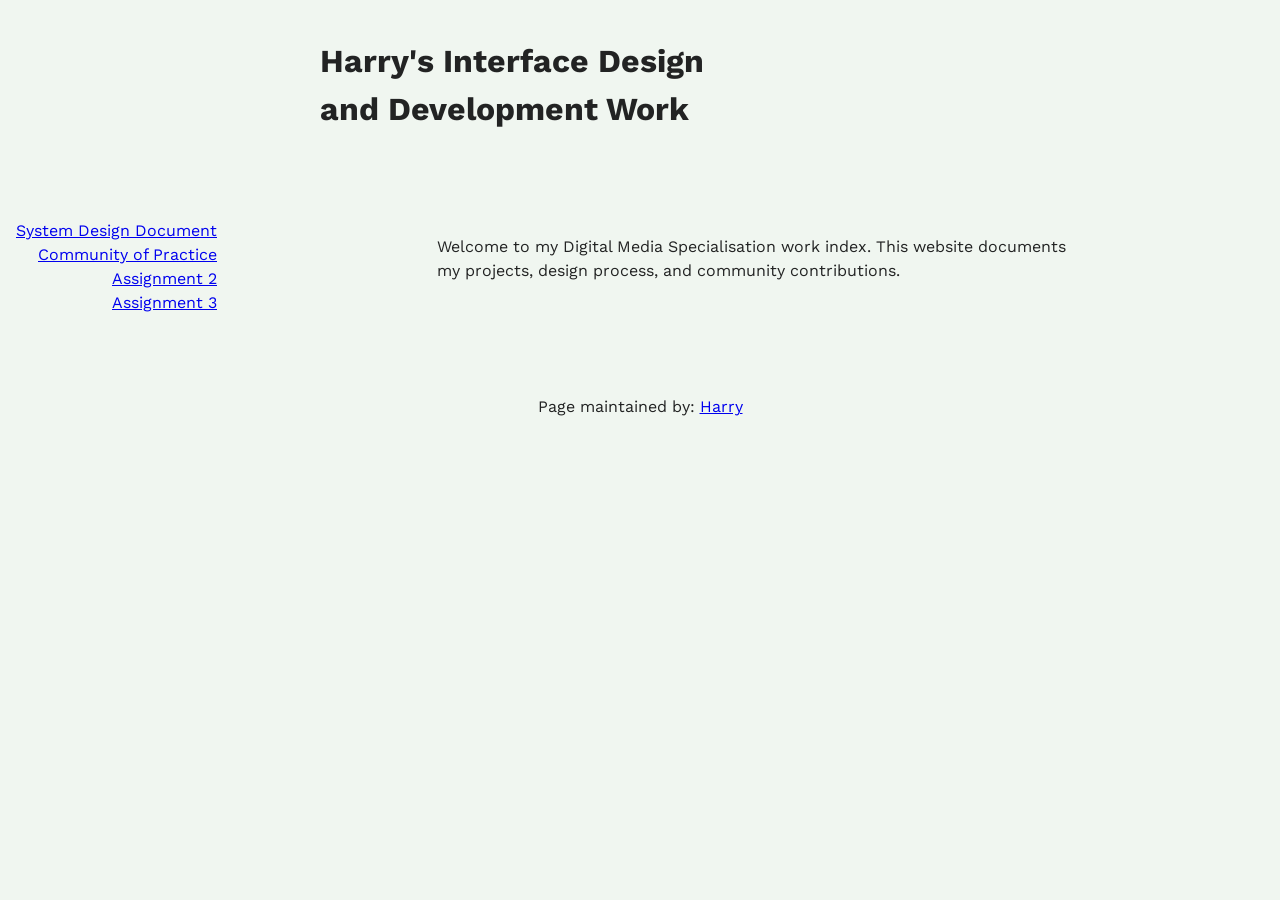
<file: index.html>
<!doctype html>
<html lang="en">
<head>
<meta charset="UTF-8">
<meta name="viewport"
content="width=device-width, user-scalable=no, initial-scale=1.0, maximum-scale=1.0, minimum-scale=1.0">
<meta http-equiv="X-UA-Compatible" content="ie=edge">

<title>Harry</title>

<link rel="icon" type="image/png" href="./assets/icons/favicon.png">

<link rel="stylesheet" href="reset.css">
<link rel="stylesheet" href="style.css">
</head>
<body>

<header>
<h1>Harry's Interface Design and Development Work</h1>
</header>

<div class="mainNavContainer">

<nav>
<a href="./assignment1.html">System Design Document</a>
<a href="https://au.miro.com/app/board/u3jVOf5GcrQ=/?share_link_id=15227673413" target="_blank">
        Community of Practice
</a>
<a href="./assignment2.html">Assignment 2</a>

<a href="./assignment3.html">Assignment 3</a>
</nav>

<main>
<section id="intro-section">
<p> Welcome to my Digital Media Specialisation work index.
This website documents my projects, design process, and community contributions.
</p>
</section>
</main>

<!-- this is an empty element which helps with spacing -->
<aside></aside>

</div>

<footer>
<p>
            Page maintained by:
<a href="https://github.com/Its-Harith" target="_blank">
            Harry
</a>
</p>
</footer>
</body>
</html>
</file>
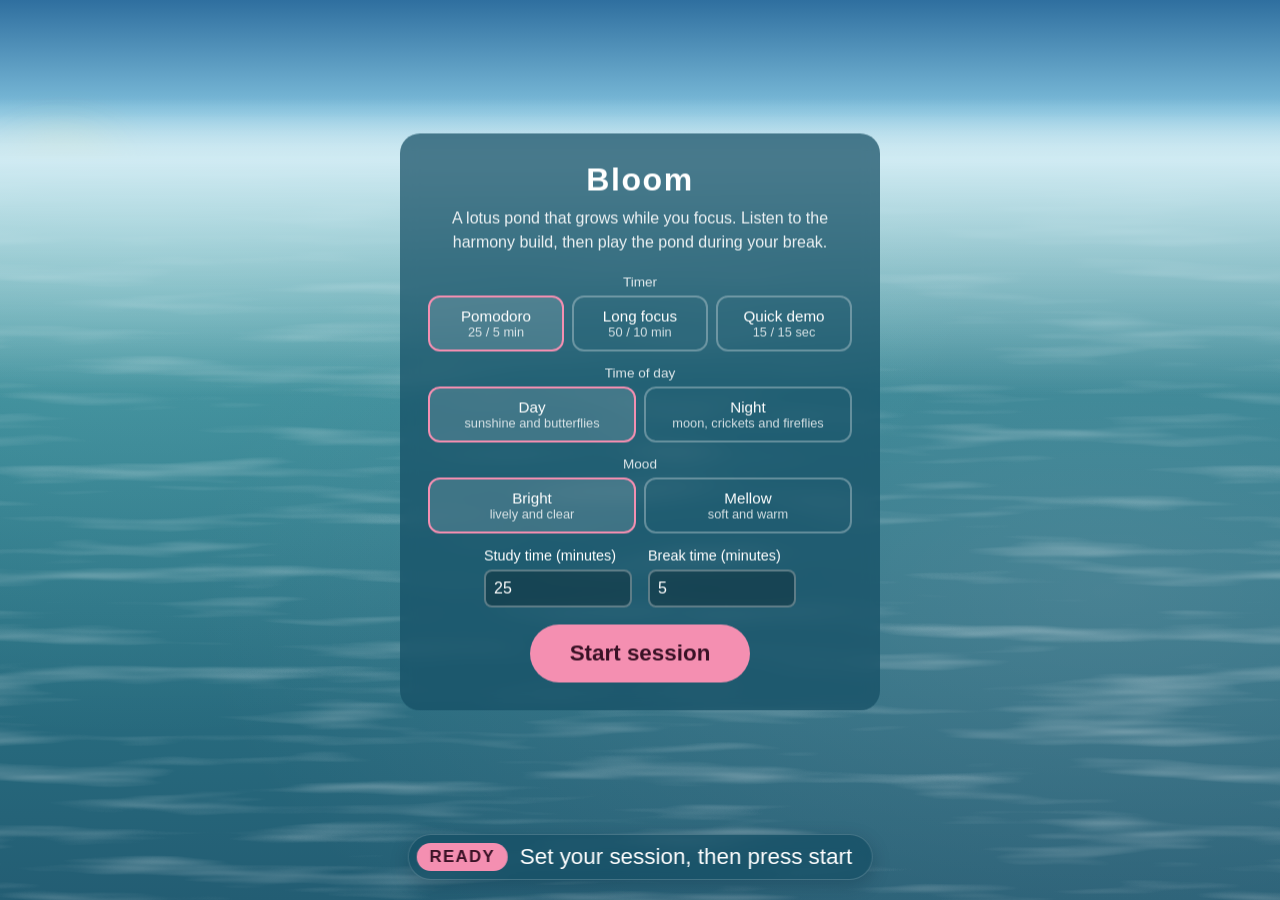
<file: bloom/index.html>
<!DOCTYPE html>
<html lang="en">
<head>
  <meta charset="UTF-8">
  <meta name="viewport" content="width=device-width, initial-scale=1">
  <title>Bloom: a lotus pond that grows with your focus</title>
  <link rel="stylesheet" href="style.css">
  <script src="main.js" defer></script>
</head>
<body>

  <!-- Decorative water background (animated in CSS) -->
  <div id="water" aria-hidden="true"></div>

  <!-- Sky band along the top. The sun crosses it during the study phase and
       sets behind the water line when the break begins; then the moon crosses
       it during the break and sets as the break ends. -->
  <div id="sky" aria-hidden="true">
    <div id="sun"></div>
    <div id="moon"></div> <!-- crosses the sky during the break -->
    <div id="haze"></div> <!-- soft mist at the horizon so sky and water blend -->
  </div>

  <!-- The water surface: horizon haze, the sun's reflection, and the
       wave rings drawn by JS. Clipped at the horizon so rings never
       spill into the sky. -->
  <div id="pond" aria-hidden="true">
    <div id="sheen"></div>
    <canvas id="glitter"></canvas>
  </div>

  <!-- Butterflies (day) and fireflies (night), drawn by JS -->
  <canvas id="creatures" aria-hidden="true"></canvas>

  <!-- Caption bar: a label (Study / Break) plus a short message.
       aria-live so screen readers announce the phase changes -->
  <p id="status" aria-live="polite"><span class="tag">Ready</span><span class="msg">Set your session, then press start</span></p>

  <!-- Setup screen: Pomodoro (25 / 5) is selected by default -->
  <main id="setup">
    <h1>Bloom</h1>
    <p class="intro">A lotus pond that grows while you focus. Listen to the harmony build, then play the pond during your break.</p>

    <form id="settings">
      <p class="group-label" id="timerLabel">Timer</p>
      <div class="presets" role="group" aria-labelledby="timerLabel">
        <button type="button" class="preset" data-preset="pomodoro" aria-pressed="true">Pomodoro <span>25 / 5 min</span></button>
        <button type="button" class="preset" data-preset="long" aria-pressed="false">Long focus <span>50 / 10 min</span></button>
        <button type="button" class="preset" data-preset="demo" aria-pressed="false">Quick demo <span>15 / 15 sec</span></button>
      </div>

      <p class="group-label" id="timeLabel">Time of day</p>
      <div class="times" role="group" aria-labelledby="timeLabel">
        <button type="button" class="preset" data-time="day" aria-pressed="true">Day <span>sunshine and butterflies</span></button>
        <button type="button" class="preset" data-time="night" aria-pressed="false">Night <span>moon, crickets and fireflies</span></button>
      </div>

      <p class="group-label" id="moodLabel">Mood</p>
      <div class="moods" role="group" aria-labelledby="moodLabel">
        <button type="button" class="preset" data-mood="bright" aria-pressed="true">Bright <span>lively and clear</span></button>
        <button type="button" class="preset" data-mood="mellow" aria-pressed="false">Mellow <span>soft and warm</span></button>
      </div>

      <div class="fields">
        <label for="studyMinutes">Study time (minutes)
          <input id="studyMinutes" type="number" min="0.25" max="180" step="any" value="25" required>
        </label>
        <label for="breakMinutes">Break time (minutes)
          <input id="breakMinutes" type="number" min="0.25" max="60" step="any" value="5" required>
        </label>
      </div>

      <button id="start" type="submit">Start session</button>
    </form>
  </main>

  <!-- Shown when the break finishes -->
  <button id="again" type="button" hidden>New session</button>

</body>
</html>
</file>
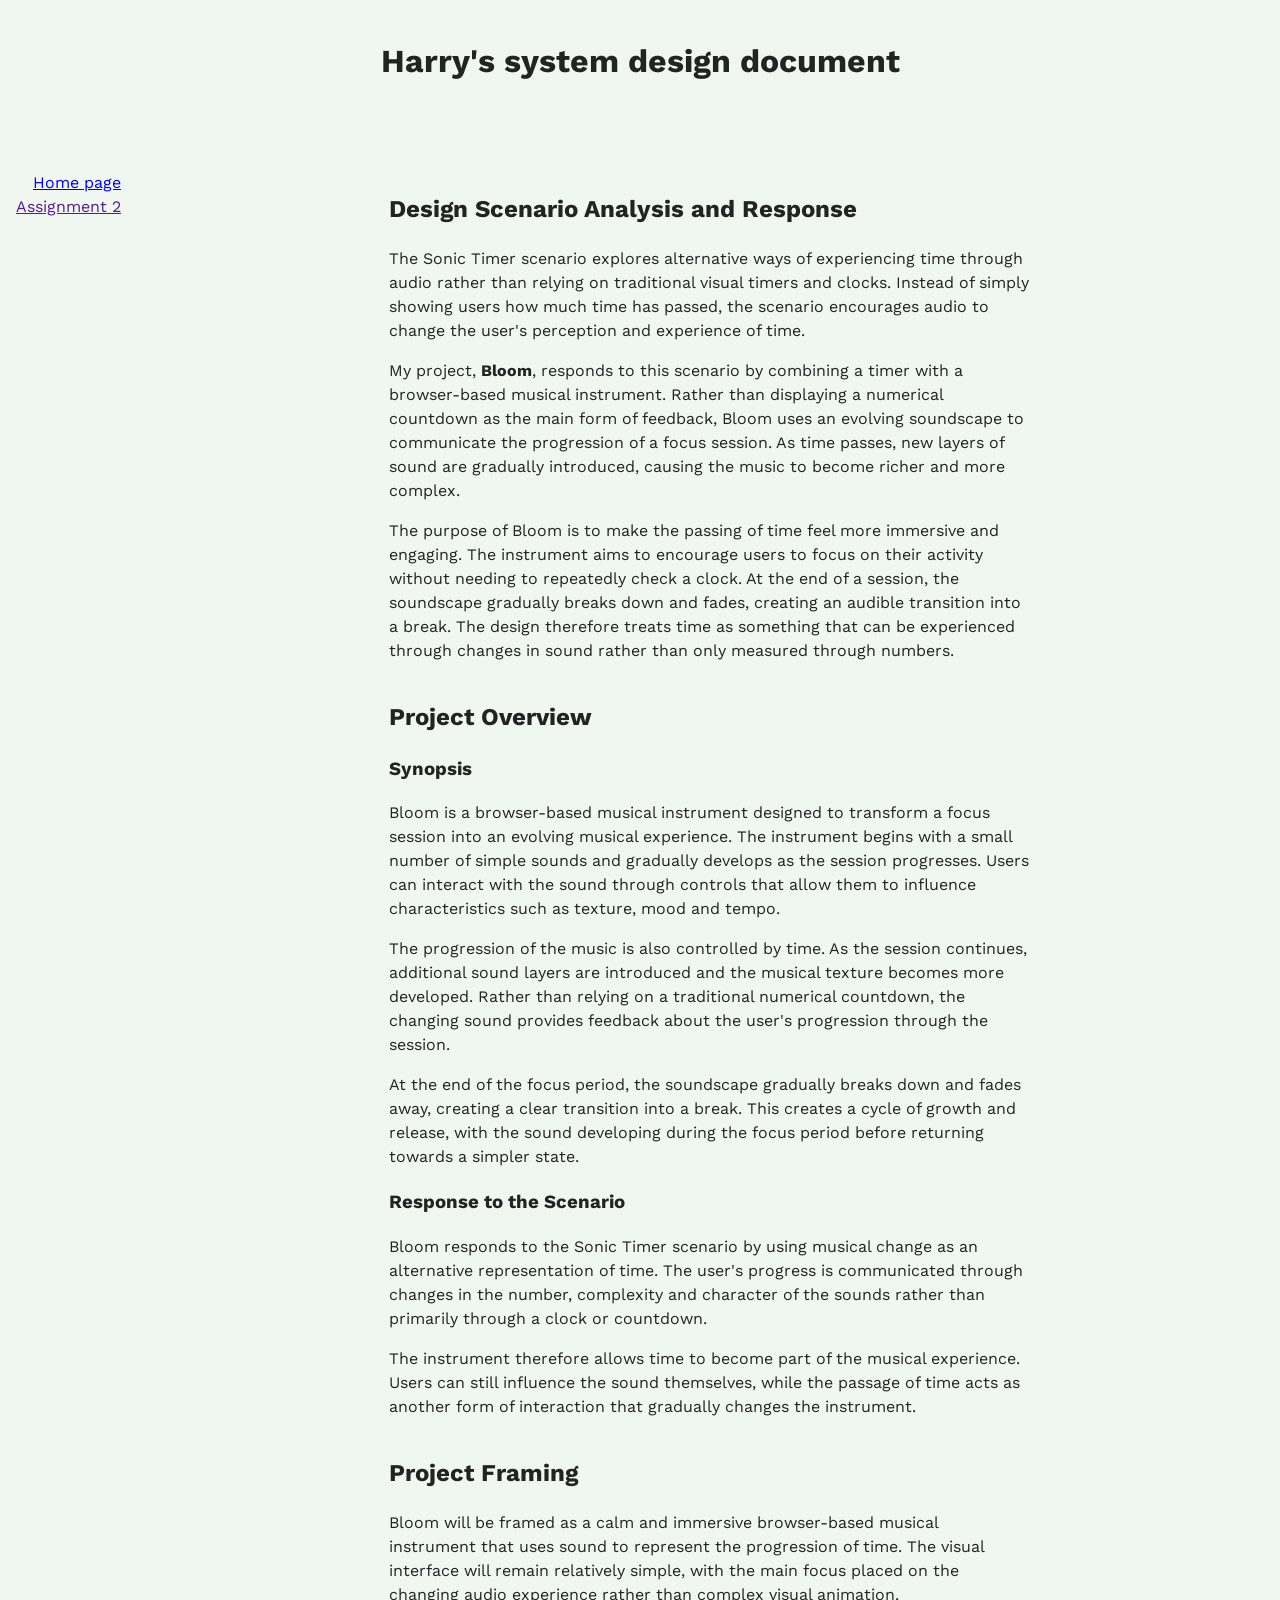
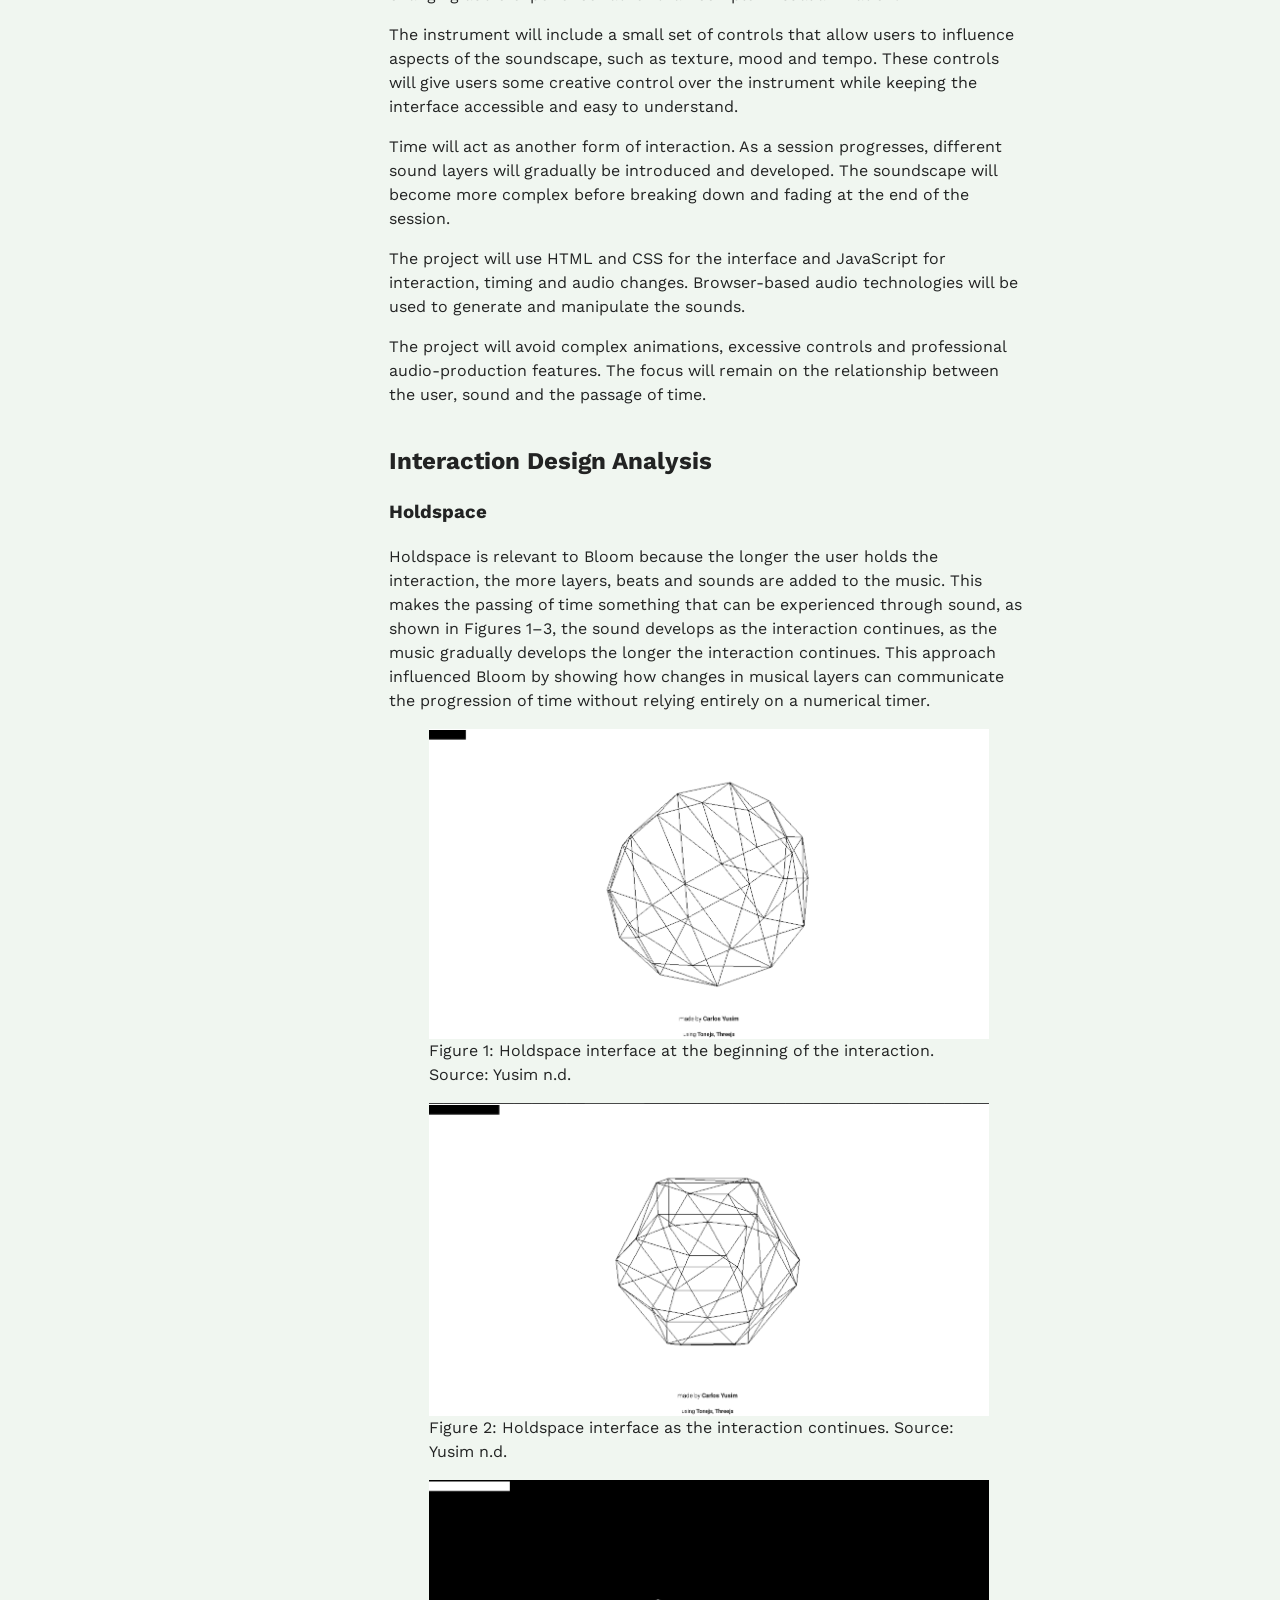
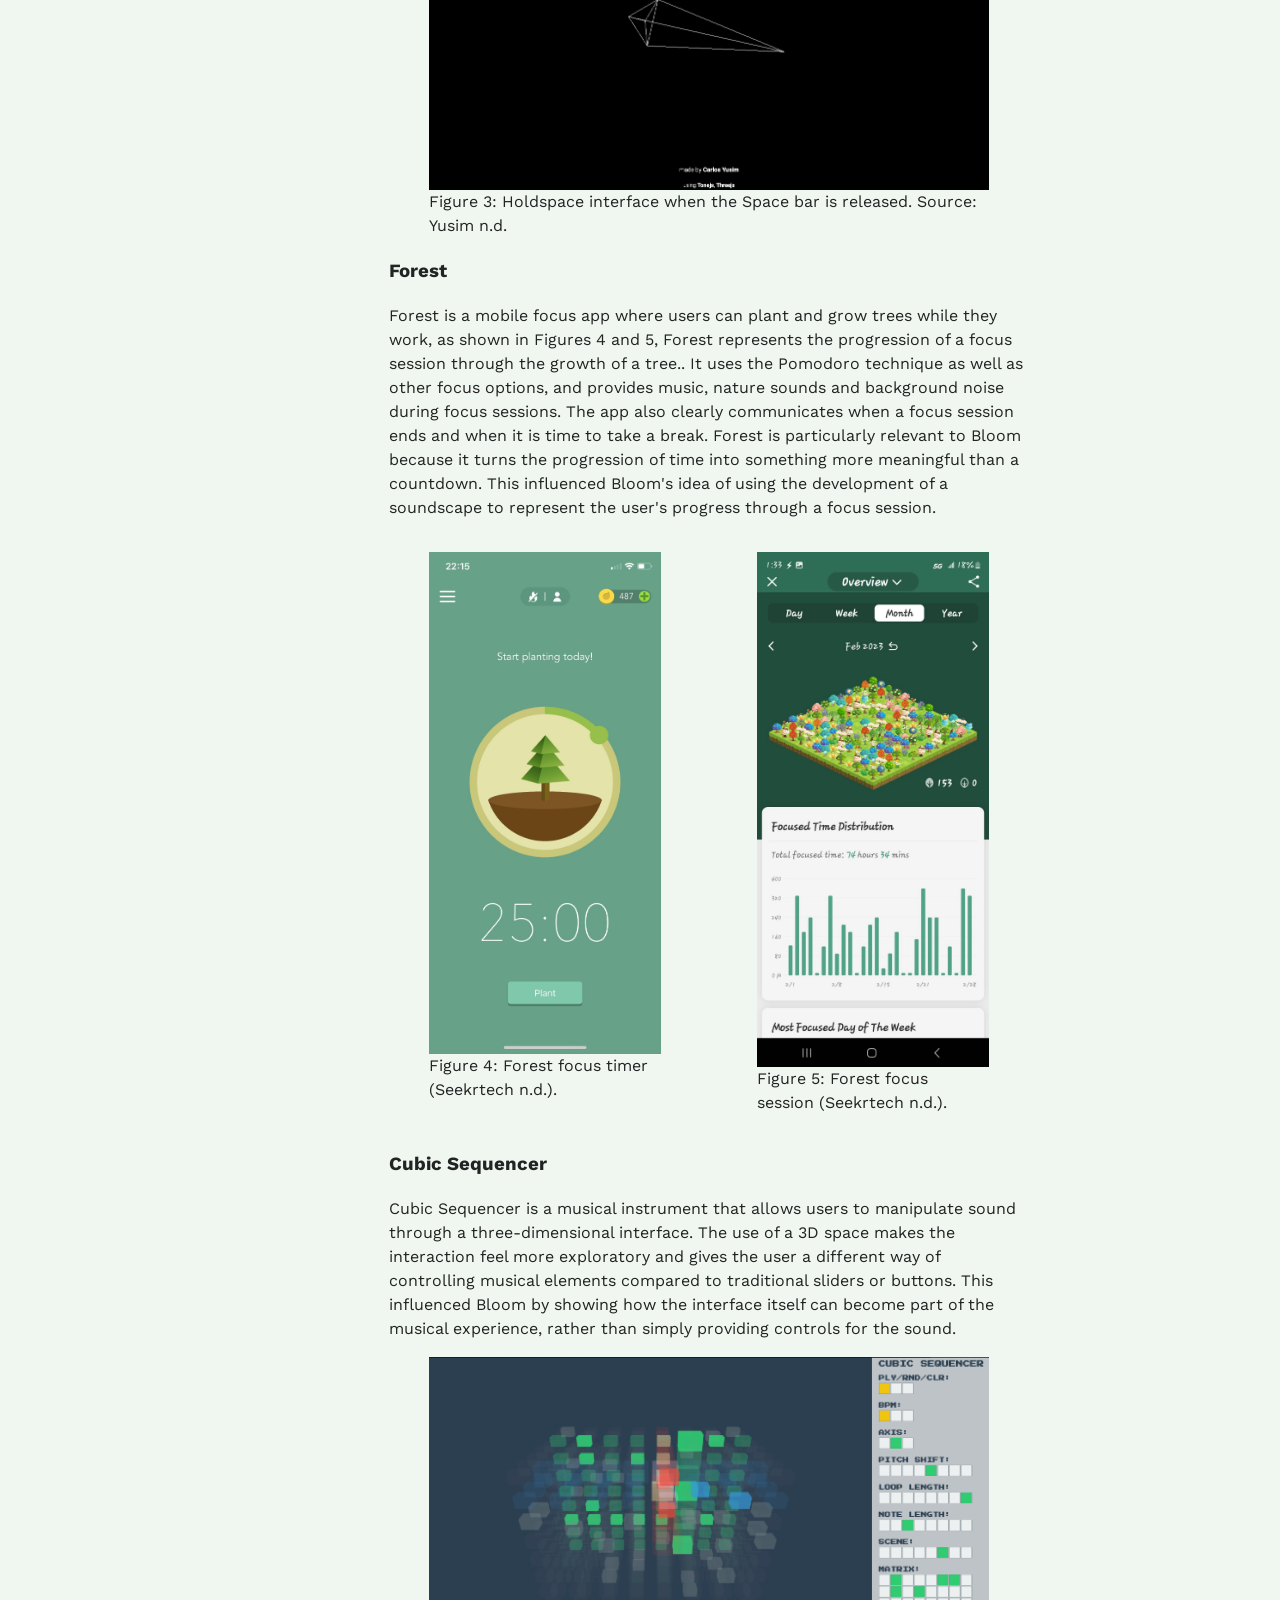
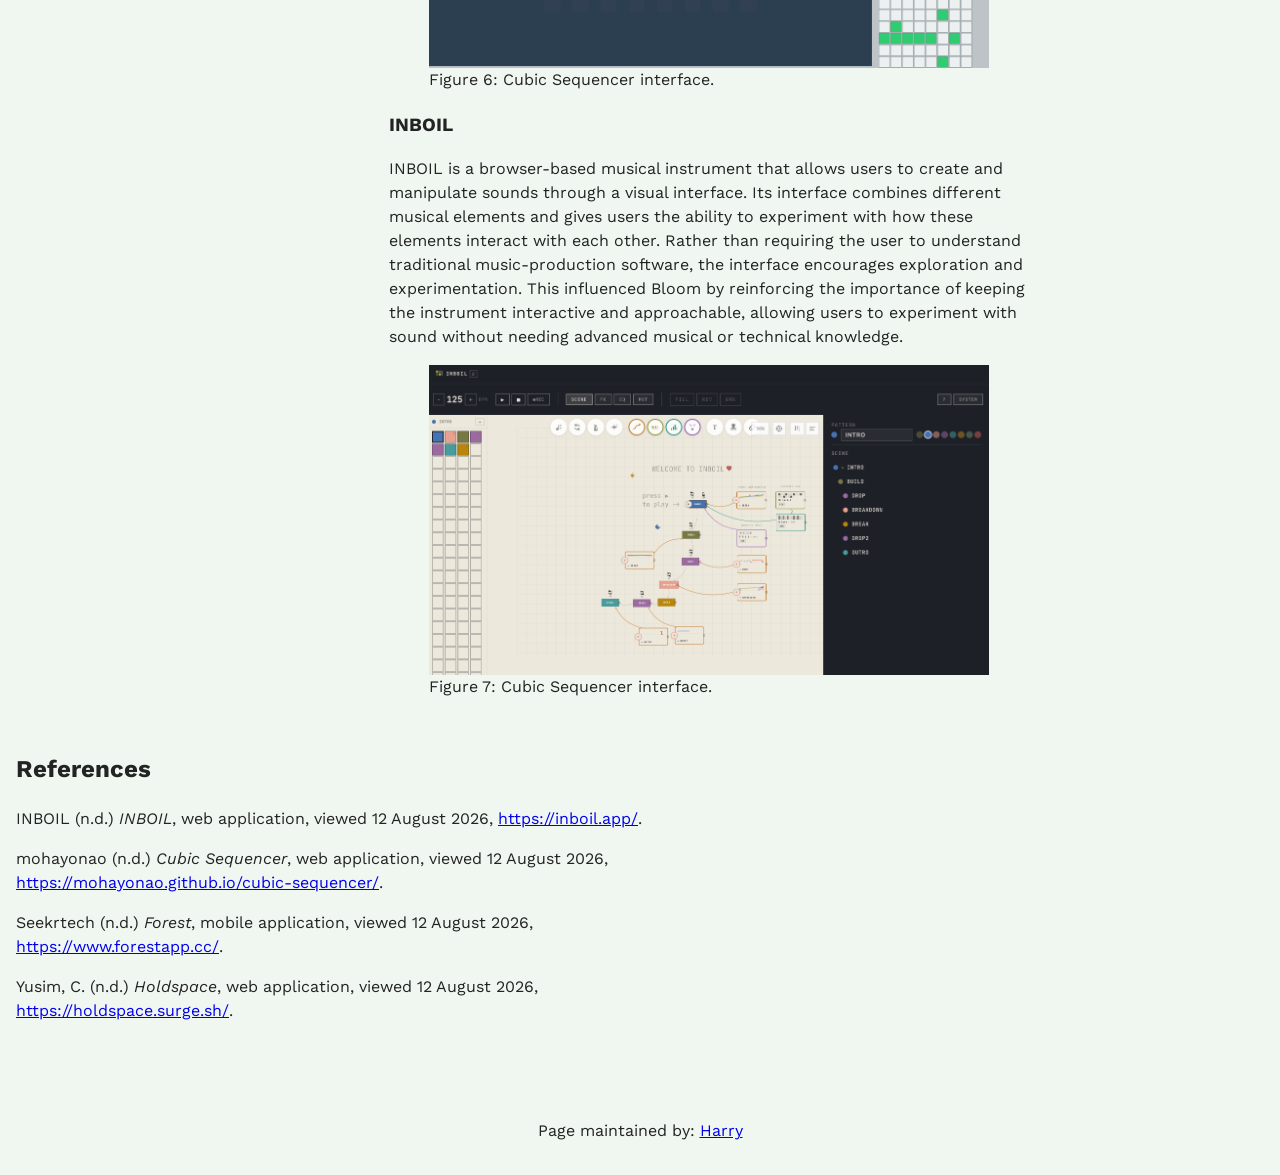
<file: assignment1.html>
<!doctype html>
<html lang="en">
<head>
    <meta charset="UTF-8">
    <meta name="viewport"
          content="width=device-width, user-scalable=no, initial-scale=1.0, maximum-scale=1.0, minimum-scale=1.0">
    <meta http-equiv="X-UA-Compatible" content="ie=edge">

<!-- !!!!! -->
<!--    change this to refer to your specific page  -->
    <title>Assignment 1</title>

<!-- !!!!! -->
<!--  change this to your preferred icon  -->
    <!-- favicon was sourced from favicon.io but the original graphics are copyright 2020 Twitter, Inc
    and other contributors -->
    <!-- They are licensed under CC-BY 4.0 as linked below -->
    <!-- https://creativecommons.org/licenses/by/4.0/ -->
    <link rel="icon" type="image/png" href="./assets/icons/favicon.png">

    <link rel="stylesheet" href="reset.css">
    <link rel="stylesheet" href="style.css">
</head>
<body>

    <header>
<!-- !!!!! -->
<!--    change this to your preferred online name  -->
        <h1>Harry's system design document</h1>
    </header>

    <div class="mainNavContainer">

        <nav>
            <a href="./index.html">Home page</a>
            <a href="">Assignment 2</a>
        </nav>

        <main>

    <section id="scenario">
        <h2>Design Scenario Analysis and Response</h2>

        <p>
            The Sonic Timer scenario explores alternative ways of experiencing time through audio rather than relying on traditional visual timers and clocks. Instead of simply showing users how much time has passed, the scenario encourages audio to change the user's perception and experience of time.
        </p>

        <p>
            My project, <strong>Bloom</strong>, responds to this scenario by combining a timer with a browser-based musical instrument. Rather than displaying a numerical countdown as the main form of feedback, Bloom uses an evolving soundscape to communicate the progression of a focus session. As time passes, new layers of sound are gradually introduced, causing the music to become richer and more complex.
        </p>

        <p>
            The purpose of Bloom is to make the passing of time feel more immersive and engaging. The instrument aims to encourage users to focus on their activity without needing to repeatedly check a clock. At the end of a session, the soundscape gradually breaks down and fades, creating an audible transition into a break. The design therefore treats time as something that can be experienced through changes in sound rather than only measured through numbers.
        </p>

    </section>


    <section id="overview">
        <h2>Project Overview</h2>

        <h3>Synopsis</h3>

        <p>
            Bloom is a browser-based musical instrument designed to transform a focus session into an evolving musical experience. The instrument begins with a small number of simple sounds and gradually develops as the session progresses. Users can interact with the sound through controls that allow them to influence characteristics such as texture, mood and tempo.
        </p>

        <p>
            The progression of the music is also controlled by time. As the session continues, additional sound layers are introduced and the musical texture becomes more developed. Rather than relying on a traditional numerical countdown, the changing sound provides feedback about the user's progression through the session.
        </p>

        <p>
            At the end of the focus period, the soundscape gradually breaks down and fades away, creating a clear transition into a break. This creates a cycle of growth and release, with the sound developing during the focus period before returning towards a simpler state.
        </p>


        <h3>Response to the Scenario</h3>

        <p>
            Bloom responds to the Sonic Timer scenario by using musical change as an alternative representation of time. The user's progress is communicated through changes in the number, complexity and character of the sounds rather than primarily through a clock or countdown.
        </p>

        <p>
            The instrument therefore allows time to become part of the musical experience. Users can still influence the sound themselves, while the passage of time acts as another form of interaction that gradually changes the instrument.
        </p>

    </section>


    <section id="framing">
        <h2>Project Framing</h2>
        <p>
            Bloom will be framed as a calm and immersive browser-based musical instrument that uses sound to represent the progression of time. The visual interface will remain relatively simple, with the main focus placed on the changing audio experience rather than complex visual animation.
        </p>

        <p>
            The instrument will include a small set of controls that allow users to influence aspects of the soundscape, such as texture, mood and tempo. These controls will give users some creative control over the instrument while keeping the interface accessible and easy to understand.
        </p>

        <p>
            Time will act as another form of interaction. As a session progresses, different sound layers will gradually be introduced and developed. The soundscape will become more complex before breaking down and fading at the end of the session.
        </p>

        <p> 
            The project will use HTML and CSS for the interface and JavaScript for interaction, timing and audio changes. Browser-based audio technologies will be used to generate and manipulate the sounds.
        </p>

        <p>
            The project will avoid complex animations, excessive controls and professional audio-production features. The focus will remain on the relationship between the user, sound and the passage of time.
        </p>

    </section>


    <section id="analysis">
        <h2>Interaction Design Analysis</h2>
        

    <h3>Holdspace</h3>
    <p>
        Holdspace is relevant to Bloom because the longer the user holds the interaction, the more layers, beats and sounds are added to the music. This makes the passing of time something that can be experienced through sound, as shown in Figures 1–3, the sound develops as the interaction continues, as the music gradually develops the longer the interaction continues. This approach influenced Bloom by showing how changes in musical layers can communicate the progression of time without relying entirely on a numerical timer.
    </p>
    <figure>
    <img 
        src="./assets/images/holdspace1.png" 
        alt="Screenshot of the Holdspace interface"
    >
    <figcaption>
        Figure 1: Holdspace interface at the beginning of the interaction. Source: Yusim n.d.
    </figcaption>
</figure>

<figure>
    <img 
        src="./assets/images/holdspace2.png" 
        alt="Screenshot of the Holdspace interface"
    >
    <figcaption>
        Figure 2: Holdspace interface as the interaction continues. Source: Yusim n.d.
    </figcaption>
</figure>

<figure>
    <img 
        src="./assets/images/holdspace3.png" 
        alt="Screenshot of the Holdspace interface"
    >
    <figcaption>
        Figure 3: Holdspace interface when the Space bar is released. Source: Yusim n.d.
    </figcaption>
</figure>




    <h3>Forest</h3>
    <p>
        Forest is a mobile focus app where users can plant and grow trees while they work, as shown in Figures 4 and 5, Forest represents the progression of a focus session through the growth of a tree.. It uses the Pomodoro technique as well as other focus options, and provides music, nature sounds and background noise during focus sessions. The app also clearly communicates when a focus session ends and when it is time to take a break. Forest is particularly relevant to Bloom because it turns the progression of time into something more meaningful than a countdown. This influenced Bloom's idea of using the development of a soundscape to represent the user's progress through a focus session.
    </p>
    <div class="image-row">
    <figure>
        <img src="./assets/images/forest1.png" alt="Forest app focus timer">
        <figcaption>Figure 4: Forest focus timer (Seekrtech n.d.).</figcaption>
    </figure>

    <figure>
        <img src="./assets/images/forest2.png" alt="Forest app focus session">
        <figcaption>Figure 5: Forest focus session (Seekrtech n.d.).</figcaption>
    </figure>
</div>



    <h3>Cubic Sequencer</h3>
    <p>
        Cubic Sequencer is a musical instrument that allows users to manipulate sound through a three-dimensional interface. The use of a 3D space makes the interaction feel more exploratory and gives the user a different way of controlling musical elements compared to traditional sliders or buttons. This influenced Bloom by showing how the interface itself can become part of the musical experience, rather than simply providing controls for the sound.
    </p>
   <figure>
    <img 
        src="./assets/images/cubic1.png" 
        alt="Screenshot of the Cubic Sequencer interface"
    >
    <figcaption>
        Figure 6: Cubic Sequencer interface.
    </figcaption>
</figure>

    <h3>INBOIL</h3>
    <p>
        INBOIL is a browser-based musical instrument that allows users to create and manipulate sounds through a visual interface. Its interface combines different musical elements and gives users the ability to experiment with how these elements interact with each other. Rather than requiring the user to understand traditional music-production software, the interface encourages exploration and experimentation. This influenced Bloom by reinforcing the importance of keeping the instrument interactive and approachable, allowing users to experiment with sound without needing advanced musical or technical knowledge.
    </p>
    <figure>
    <img 
        src="./assets/images/inboil.png" 
        alt="Screenshot of the INBOIL interface"
    >
    <figcaption>
        Figure 7: Cubic Sequencer interface.
    </figcaption>
</figure>





        <!-- this is an empty element which helps with spacing -->
        <aside></aside>

    </div>

<section id="references">
    <h2>References</h2>

    <p>
        INBOIL (n.d.) <em>INBOIL</em>, web application,
        viewed 12 August 2026,
        <a href="https://inboil.app/" target="_blank">https://inboil.app/</a>.
    </p>

    <p>
        mohayonao (n.d.) <em>Cubic Sequencer</em>, web application,
        viewed 12 August 2026,
        <a href="https://mohayonao.github.io/cubic-sequencer/" target="_blank">https://mohayonao.github.io/cubic-sequencer/</a>.
    </p>

    <p>
        Seekrtech (n.d.) <em>Forest</em>, mobile application,
        viewed 12 August 2026,
        <a href="https://www.forestapp.cc/" target="_blank">https://www.forestapp.cc/</a>.
    </p>

    <p>
        Yusim, C. (n.d.) <em>Holdspace</em>, web application,
        viewed 12 August 2026,
        <a href="https://holdspace.surge.sh/" target="_blank">https://holdspace.surge.sh/</a>.
    </p>
</section>
</main>

    <footer>
        <p>
<!-- !!!!! -->
<!--    change this to your preferred online name and update link to refer to your github page  -->
            Page maintained by:
            <a href="https://github.com/Its-Harith" target="_blank">
            Harry
            </a>
        </p>
    </footer>
</body>
</html>
</file>
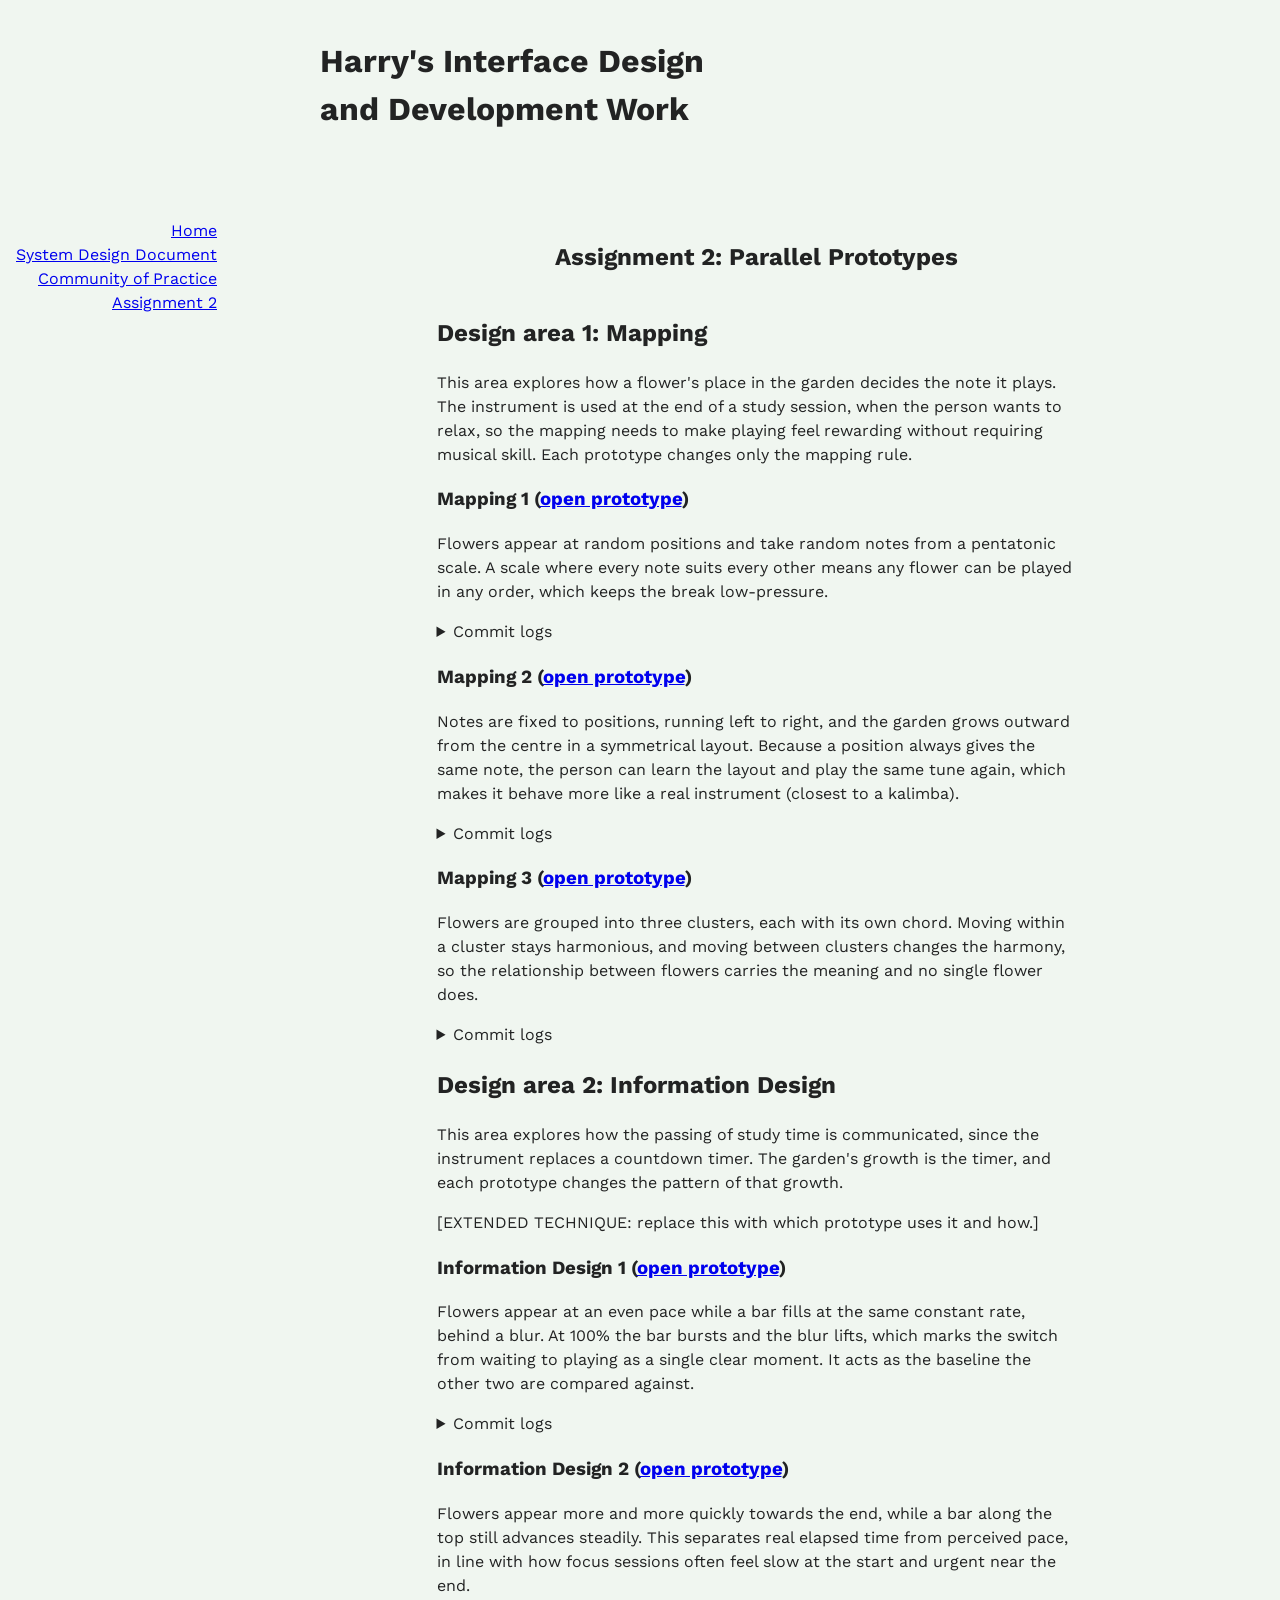
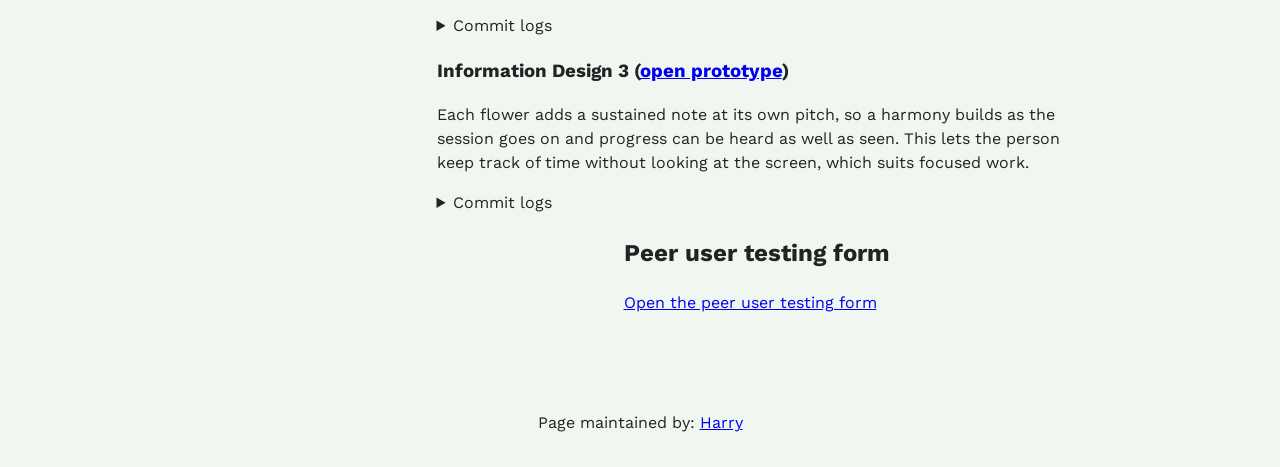
<file: assignment2.html>
<!doctype html>
<html lang="en">
<head>
<meta charset="UTF-8">
<meta name="viewport"
content="width=device-width, user-scalable=no, initial-scale=1.0, maximum-scale=1.0, minimum-scale=1.0">
<meta http-equiv="X-UA-Compatible" content="ie=edge">

<title>Harry - Assignment 2</title>

<link rel="icon" type="image/png" href="./assets/icons/favicon.png">

<link rel="stylesheet" href="reset.css">
<link rel="stylesheet" href="style.css">
</head>
<body>

<header>
<h1>Harry's Interface Design and Development Work</h1>
</header>

<div class="mainNavContainer">

<nav>
<a href="./index.html">Home</a>
<a href="./assignment1.html">System Design Document</a>
<a href="https://au.miro.com/app/board/u3jVOf5GcrQ=/?share_link_id=15227673413" target="_blank">
        Community of Practice
</a>
<a href="./assignment2.html">Assignment 2</a>
</nav>

<main>
<h2>Assignment 2: Parallel Prototypes</h2>

<section id="mapping">
  <h2>Design area 1: Mapping</h2>
  <p>
    This area explores how a flower's place in the garden decides the note it plays.
    The instrument is used at the end of a study session, when the person wants to
    relax, so the mapping needs to make playing feel rewarding without requiring
    musical skill. Each prototype changes only the mapping rule.
  </p>

  <article>
    <h3>Mapping 1 (<a href="https://its-harith.github.io/audioInstrument-thursday/prototype-1-bloom/" target="_blank" rel="noopener">open prototype</a>)</h3>
    <p>
      Flowers appear at random positions and take random notes from a pentatonic
      scale. A scale where every note suits every other means any flower can be
      played in any order, which keeps the break low-pressure.
    </p>
  </article>
   <details>
  <summary>Commit logs</summary>
      <git commit> 
        
        
</details>

  <article>
    <h3>Mapping 2 (<a href="https://its-harith.github.io/audioInstrument-thursday/prototype-2-Bloom/" target="_blank" rel="noopener">open prototype</a>)</h3>
    <p>
      Notes are fixed to positions, running left to right, and the garden grows
      outward from the centre in a symmetrical layout. Because a position always
      gives the same note, the person can learn the layout and play the same tune
      again, which makes it behave more like a real instrument (closest to a
      kalimba).
    </p>
  </article>
   <details>
  <summary>Commit logs</summary>
      <git commit> 
        <table>

    <thead><tr>

        <th>Author</th>
        <th>Date</th>
        <th>Subject</th>
        <th>Body</th>

    </tr></thead>

    <tbody>

      <tr>

        <td>Harry</td>
        <td>Thu Jul 30 12:04:34 2026 +1000</td>
        <td>project innit</td>
        <td>made the basic files and linked them in together</td>

      </tr>

      <tr>

        <td>Harry</td>
        <td>Thu Jul 30 12:20:28 2026 +1000</td>
        <td>sound  test</td>
        <td>started the code and chose colors</td>

      </tr>

      <tr>

        <td>Harry</td>
        <td>Thu Aug 13 10:56:48 2026 +1000</td>
        <td>code base html finished</td>
        <td></td>

      </tr>

      <tr>

        <td>Harry</td>
        <td>Thu Aug 13 18:41:21 2026 +1000</td>
        <td>fixed the html writing</td>
        <td></td>

      </tr>

      <tr>

        <td>Harry</td>
        <td>Tue Aug 18 12:30:03 2026 +1000</td>
        <td>fixed make sound button</td>
        <td> removed buttons</td>

      </tr>

      <tr>

        <td>Harry</td>
        <td>Thu Aug 20 11:58:23 2026 +1000</td>
        <td>done some work on hover press and decided the notes playing.</td>
        <td></td>

      </tr>

      <tr>

        <td>Harry</td>
        <td>Thu Aug 27 10:14:00 2026 +1000</td>
        <td>added the sound coding for each flower</td>
        <td></td>

      </tr>

      <tr>

        <td>Harry</td>
        <td>Wed Sep 2 20:48:45 2026 +1000</td>
        <td>made some changes with the css</td>
        <td></td>

      </tr>

      <tr>

        <td>Harry</td>
        <td>Thu Sep 3 18:06:29 2026 +1000</td>
        <td>added the stems growing gradually and not fully/suddenly</td>
        <td></td>

      </tr>

      <tr>

        <td>Harry</td>
        <td>Thu Sep 10 10:04:16 2026 +1000</td>
        <td>saved the files</td>
        <td></td>

      </tr>

      <tr>

        <td>Harry</td>
        <td>Mon Sep 28 21:02:48 2026 +1000</td>
        <td>typo fixing</td>
        <td></td>

      </tr>

    </tbody>

</table>
        
</details>

  <article>
    <h3>Mapping 3 (<a href="https://its-harith.github.io/audioInstrument-thursday/prototype-3-Bloom/" target="_blank" rel="noopener">open prototype</a>)</h3>
    <p>
      Flowers are grouped into three clusters, each with its own chord. Moving
      within a cluster stays harmonious, and moving between clusters changes the
      harmony, so the relationship between flowers carries the meaning and no
      single flower does.
    </p>
  </article>
  <details>
  <summary>Commit logs</summary>
      <git commit> 
        <table>

    <thead><tr>

        <th>Author</th>
        <th>Date</th>
        <th>Subject</th>
        <th>Body</th>

    </tr></thead>

    <tbody>

      <tr>

        <td>Harry</td>
        <td>Thu Jul 30 12:04:34 2026 +1000</td>
        <td>project innit</td>
        <td>made the basic files and linked them in together</td>

      </tr>

      <tr>

        <td>Harry</td>
        <td>Thu Jul 30 12:20:28 2026 +1000</td>
        <td>sound  test</td>
        <td>started html</td>

      </tr>

      <tr>

        <td>Harry</td>
        <td>Thu Aug 13 10:56:48 2026 +1000</td>
        <td>made the css and started js</td>
        <td></td>

      </tr>

      <tr>

        <td>Harry</td>
        <td>Thu Aug 13 18:41:21 2026 +1000</td>
        <td>added the clusters, fixed some js was not working</td>
        <td></td>

      </tr>

      <tr>

        <td>Harry</td>
        <td>Tue Aug 18 12:30:03 2026 +1000</td>
        <td>fixed make sound button</td>
        <td> removed all buttons for now</td>

      </tr>

      <tr>

        <td>Harry</td>
        <td>Thu Aug 20 11:58:23 2026 +1000</td>
        <td>made each cluster  on a different code</td>
        <td></td>

      </tr>

      <tr>

        <td>Harry</td>
        <td>Thu Aug 27 10:14:00 2026 +1000</td>
        <td>changed css colors</td>
        <td></td>

      </tr>

      <tr>

        <td>Harry</td>
        <td>Wed Sep 2 20:48:45 2026 +1000</td>
        <td>added/fixed the js was not working properly</td>
        <td></td>

      </tr>

      <tr>

        <td>Harry</td>
        <td>Thu Sep 3 18:06:29 2026 +1000</td>
        <td>html touch up</td>
        <td></td>

      </tr>

      <tr>

        <td>Harry</td>
        <td>Sat Sep 26 01:05:33 2026 +1000</td>
        <td>typo fixing, done</td>
        <td></td>

      </tr>

    </tbody>

</table>
        
</details>
</section>

<section id="information-design">
  <h2>Design area 2: Information Design</h2>
  <p>
    This area explores how the passing of study time is communicated, since the
    instrument replaces a countdown timer. The garden's growth is the timer, and
    each prototype changes the pattern of that growth.
  </p>

  <!-- REPLACE THIS PARAGRAPH: say which area and prototype uses your extended
       technique, and how. Delete this comment when done. -->
  <p>[EXTENDED TECHNIQUE: replace this with which prototype uses it and how.]</p>

  <article>
    <h3>Information Design 1 (<a href="https://its-harith.github.io/audioInstrument-thursday/prototype-6-bloom/" target="_blank" rel="noopener">open prototype</a>)</h3>
    <p>
      Flowers appear at an even pace while a bar fills at the same constant rate,
      behind a blur. At 100% the bar bursts and the blur lifts, which marks the
      switch from waiting to playing as a single clear moment. It acts as the
      baseline the other two are compared against.
    </p>
  </article>
   <details>
  <summary>Commit logs</summary>
      <git commit> 
        <table>

    <thead><tr>

        <th>Author</th>
        <th>Date</th>
        <th>Subject</th>
        <th>Body</th>

    </tr></thead>

    <tbody>

      <tr>

        <td>Harry</td>
        <td>Thu Jul 30 12:04:34 2026 +1000</td>
        <td>project innit</td>
        <td>started html</td>

      </tr>

      <tr>

        <td>Harry</td>
        <td>Thu Jul 30 12:20:28 2026 +1000</td>
        <td>sound  test</td>
        <td>we make the button makes sound and we tested it and it's working!</td>

      </tr>

      <tr>

        <td>Harry</td>
        <td>Thu Aug 13 10:56:48 2026 +1000</td>
        <td>made changes</td>
        <td></td>

      </tr>

      <tr>

        <td>Harry</td>
        <td>Thu Aug 13 18:41:21 2026 +1000</td>
        <td>done some changes</td>
        <td></td>

      </tr>

      <tr>

        <td>Harry</td>
        <td>Tue Aug 18 12:30:03 2026 +1000</td>
        <td>fixed make sound button</td>
        <td> removed the second button</td>

      </tr>

      <tr>

        <td>Harry</td>
        <td>Thu Aug 20 11:58:23 2026 +1000</td>
        <td>done some work on hover press and decided the note playing and added a not button.</td>
        <td></td>

      </tr>

      <tr>

        <td>Harry</td>
        <td>Thu Aug 27 10:14:00 2026 +1000</td>
        <td>added play sound button</td>
        <td></td>

      </tr>

      <tr>

        <td>Harry</td>
        <td>Wed Sep 2 20:48:45 2026 +1000</td>
        <td>made some changes</td>
        <td></td>

      </tr>

      <tr>

        <td>Harry</td>
        <td>Thu Sep 3 18:06:29 2026 +1000</td>
        <td>j</td>
        <td></td>

      </tr>

      <tr>

        <td>Harry</td>
        <td>Thu Sep 10 11:04:25 2026 +1000</td>
        <td>fixing js code, it works</td>
        <td></td>

      </tr>

      <tr>

        <td>Harry</td>
        <td>Thu Sep 10 11:42:38 2026 +1000</td>
        <td>fixed the branch</td>
        <td></td>

      </tr>

    </tbody>

</table>

        
</details>

  <article>
    <h3>Information Design 2 (<a href="https://its-harith.github.io/audioInstrument-thursday/prototype-4-Bloom/" target="_blank" rel="noopener">open prototype</a>)</h3>
    <p>
      Flowers appear more and more quickly towards the end, while a bar along the
      top still advances steadily. This separates real elapsed time from perceived
      pace, in line with how focus sessions often feel slow at the start and urgent
      near the end.
    </p>
  </article>
   <details>
  <summary>Commit logs</summary>
      <git commit> 
        
        
</details>

  <article>
    <h3>Information Design 3 (<a href="https://its-harith.github.io/audioInstrument-thursday/prototype-5-bloom/" target="_blank" rel="noopener">open prototype</a>)</h3>
    <p>
      Each flower adds a sustained note at its own pitch, so a harmony builds as
      the session goes on and progress can be heard as well as seen. This lets the
      person keep track of time without looking at the screen, which suits focused
      work.
    </p>
    <details>
      <summary>Commit logs</summary>
      <git commit> <table>

    <thead><tr>

        <th>Author</th>
        <th>Date</th>
        <th>Subject</th>
        <th>Body</th>

    </tr></thead>

    <tbody>

      <tr>

        <td>Harry</td>
        <td>Thu Jul 30 12:04:34 2026 +1000</td>
        <td>project innit</td>
        <td>made the basic files and linked them in together</td>

      </tr>

      <tr>

        <td>Harry</td>
        <td>Thu Jul 30 12:20:28 2026 +1000</td>
        <td>sound  test</td>
        <td>I made the buttons make sounds and I tested it and it's working!</td>

      </tr>

      <tr>

        <td>Harry</td>
        <td>Thu Aug 13 10:56:48 2026 +1000</td>
        <td>made some changes with the collors</td>
        <td></td>

      </tr>

      <tr>

        <td>Harry</td>
        <td>Thu Aug 13 18:41:21 2026 +1000</td>
        <td>Fixed the js for the flowers "circles"</td>
        <td></td>

      </tr>

      <tr>

        <td>Harry</td>
        <td>Tue Aug 18 12:30:03 2026 +1000</td>
        <td>fixed make sound button</td>
        <td> removed the second button</td>

      </tr>

      <tr>

        <td>Harry</td>
        <td>Thu Aug 20 11:58:23 2026 +1000</td>
        <td>done some work on hover press and decided the note playing and added a not button.</td>
        <td></td>

      </tr>

      <tr>

        <td>Harry</td>
        <td>Thu Aug 27 10:14:00 2026 +1000</td>
        <td>added play sound button</td>
        <td></td>

      </tr>

      <tr>

        <td>Harry</td>
        <td>Wed Sep 2 20:48:45 2026 +1000</td>
        <td>made some changes</td>
        <td></td>

      </tr>

      <tr>

        <td>Harry</td>
        <td>Thu Sep 3 18:06:29 2026 +1000</td>
        <td>typo fixing</td>
        <td></td>

      </tr>

      <tr>

        <td>Harry</td>
        <td>Thu Sep 10 11:04:25 2026 +1000</td>
        <td>works</td>
        <td></td>

      </tr>

      <tr>

        <td>Harry</td>
        <td>Thu Sep 10 11:42:38 2026 +1000</td>
        <td>fixed the branch</td>
        <td></td>

      </tr>

    </tbody>

</table>

    </details>
  </article>
</section>


<section id="peer-testing">
<h2>Peer user testing form</h2>
<!-- Replace PASTE-FORM-LINK with your Microsoft Form link -->
<p><a href="https://forms.cloud.microsoft/Pages/ResponsePage.aspx?id=cTYy0b7NF0S01L2yS1Exa0Hi73RE_SpGjdLLOVGMS3hURFFTSlVJMTFKTDlBSjREMTFRTVVGUEg3My4u" target="_blank" rel="noopener">Open the peer user testing form</a></p>
</section>
</main>

<!-- this is an empty element which helps with spacing -->
<aside></aside>

</div>

<footer>
<p>
            Page maintained by:
<a href="https://github.com/Its-Harith" target="_blank">
            Harry
</a>
</p>
</footer>
</body>
</html>
</file>
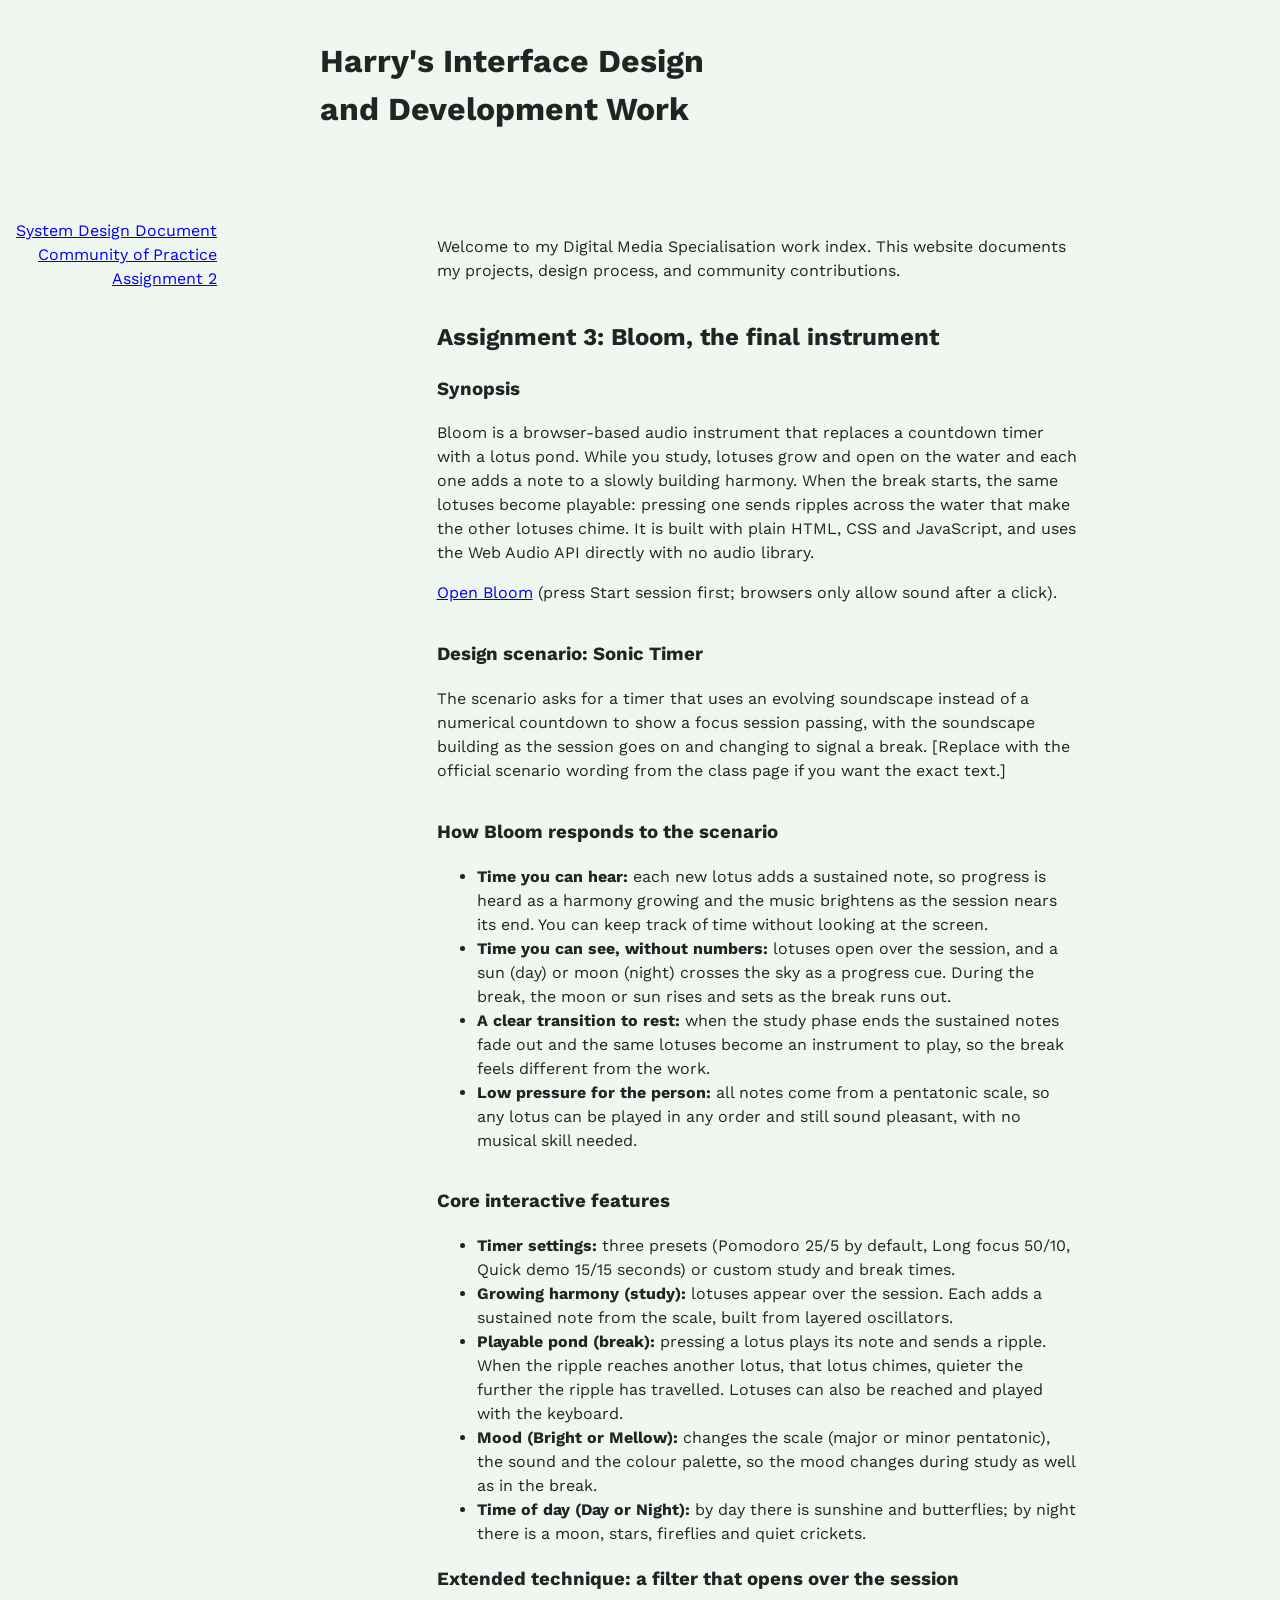
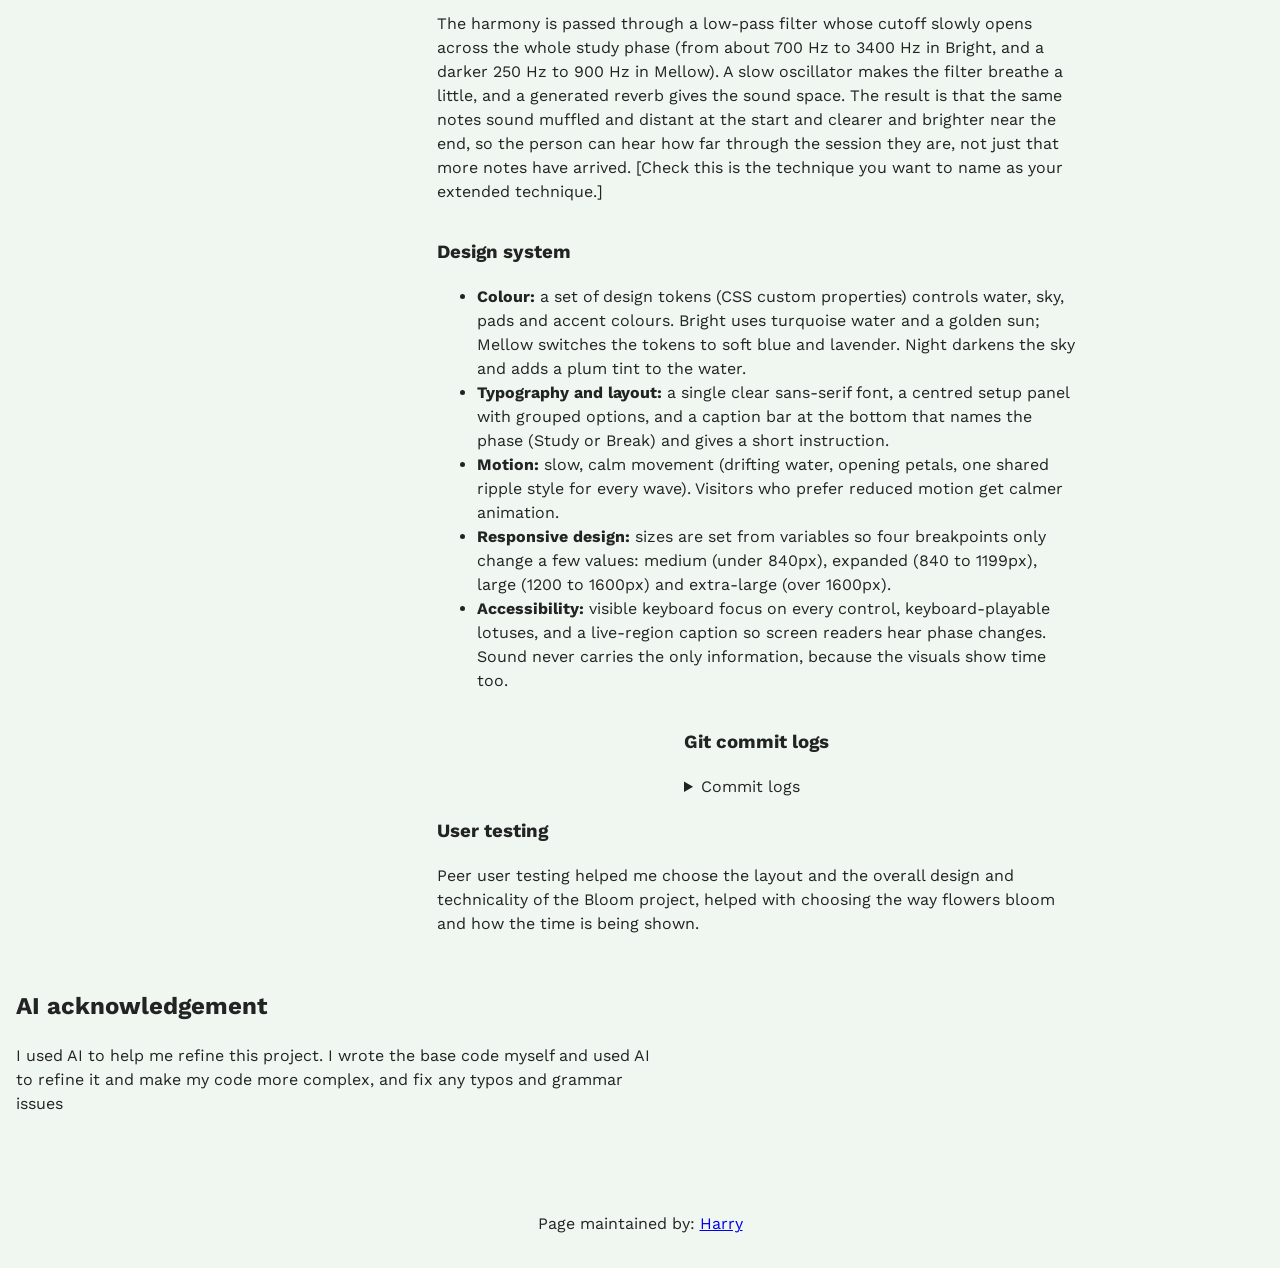
<file: assignment3.html>
<!doctype html>
<html lang="en">
<head>
<meta charset="UTF-8">
<meta name="viewport"
content="width=device-width, user-scalable=no, initial-scale=1.0, maximum-scale=1.0, minimum-scale=1.0">
<meta http-equiv="X-UA-Compatible" content="ie=edge">

<title>Harry</title>

<link rel="icon" type="image/png" href="./assets/icons/favicon.png">

<link rel="stylesheet" href="reset.css">
<link rel="stylesheet" href="style.css">
</head>
<body>

<header>
<h1>Harry's Interface Design and Development Work</h1>
</header>

<div class="mainNavContainer">

<nav>
<a href="./assignment1.html">System Design Document</a>
<a href="https://au.miro.com/app/board/u3jVOf5GcrQ=/?share_link_id=15227673413" target="_blank">
        Community of Practice
</a>
<a href="./assignment2.html">Assignment 2</a>
</nav>

<main>

<p>Welcome to my Digital Media Specialisation work index. This website documents my projects,
design process, and community contributions.</p>

<section id="synopsis">
<h2>Assignment 3: Bloom, the final instrument</h2>

<h3>Synopsis</h3>
<p>Bloom is a browser-based audio instrument that replaces a countdown timer with a lotus pond.
While you study, lotuses grow and open on the water and each one adds a note to a slowly building
harmony. When the break starts, the same lotuses become playable: pressing one sends ripples
across the water that make the other lotuses chime. It is built with plain HTML, CSS and
JavaScript, and uses the Web Audio API directly with no audio library.</p>
<p><a href="https://its-harith.github.io/audioInstrument-thursday/" target="_blank" rel="noopener">Open Bloom</a>
(press Start session first; browsers only allow sound after a click).</p>
</section>

<section id="scenario">
<h3>Design scenario: Sonic Timer</h3>
<p>The scenario asks for a timer that uses an evolving soundscape instead of a numerical countdown
to show a focus session passing, with the soundscape building as the session goes on and
changing to signal a break. [Replace with the official scenario wording from the class page if
you want the exact text.]</p>
</section>

<section id="response">
<h3>How Bloom responds to the scenario</h3>
<ul>
<li><strong>Time you can hear:</strong> each new lotus adds a sustained note, so progress is heard as a harmony growing and the music brightens as the session nears its end. You can keep track of time without looking at the screen.</li>
<li><strong>Time you can see, without numbers:</strong> lotuses open over the session, and a sun (day) or moon (night) crosses the sky as a progress cue. During the break, the moon or sun rises and sets as the break runs out.</li>
<li><strong>A clear transition to rest:</strong> when the study phase ends the sustained notes fade out and the same lotuses become an instrument to play, so the break feels different from the work.</li>
<li><strong>Low pressure for the person:</strong> all notes come from a pentatonic scale, so any lotus can be played in any order and still sound pleasant, with no musical skill needed.</li>
</ul>
</section>

<section id="features">
<h3>Core interactive features</h3>
<ul>
<li><strong>Timer settings:</strong> three presets (Pomodoro 25/5 by default, Long focus 50/10, Quick demo 15/15 seconds) or custom study and break times.</li>
<li><strong>Growing harmony (study):</strong> lotuses appear over the session. Each adds a sustained note from the scale, built from layered oscillators.</li>
<li><strong>Playable pond (break):</strong> pressing a lotus plays its note and sends a ripple. When the ripple reaches another lotus, that lotus chimes, quieter the further the ripple has travelled. Lotuses can also be reached and played with the keyboard.</li>
<li><strong>Mood (Bright or Mellow):</strong> changes the scale (major or minor pentatonic), the sound and the colour palette, so the mood changes during study as well as in the break.</li>
<li><strong>Time of day (Day or Night):</strong> by day there is sunshine and butterflies; by night there is a moon, stars, fireflies and quiet crickets.</li>
</ul>

<h3>Extended technique: a filter that opens over the session</h3>
<p>The harmony is passed through a low-pass filter whose cutoff slowly opens across the whole study
phase (from about 700 Hz to 3400 Hz in Bright, and a darker 250 Hz to 900 Hz in Mellow). A slow
oscillator makes the filter breathe a little, and a generated reverb gives the sound space. The
result is that the same notes sound muffled and distant at the start and clearer and brighter
near the end, so the person can hear how far through the session they are, not just that
more notes have arrived. [Check this is the technique you want to name as your extended technique.]</p>
</section>

<section id="design-system">
<h3>Design system</h3>
<ul>
<li><strong>Colour:</strong> a set of design tokens (CSS custom properties) controls water, sky, pads and accent colours. Bright uses turquoise water and a golden sun; Mellow switches the tokens to soft blue and lavender. Night darkens the sky and adds a plum tint to the water.</li>
<li><strong>Typography and layout:</strong> a single clear sans-serif font, a centred setup panel with grouped options, and a caption bar at the bottom that names the phase (Study or Break) and gives a short instruction.</li>
<li><strong>Motion:</strong> slow, calm movement (drifting water, opening petals, one shared ripple style for every wave). Visitors who prefer reduced motion get calmer animation.</li>
<li><strong>Responsive design:</strong> sizes are set from variables so four breakpoints only change a few values: medium (under 840px), expanded (840 to 1199px), large (1200 to 1600px) and extra-large (over 1600px).</li>
<li><strong>Accessibility:</strong> visible keyboard focus on every control, keyboard-playable lotuses, and a live-region caption so screen readers hear phase changes. Sound never carries the only information, because the visuals show time too.</li>
</ul>
</section>

<section id="commit-logs">
<h3>Git commit logs</h3>
<details>
  <summary>Commit logs</summary>
  <table>
    <thead><tr>
        <th>Author</th>
        <th>Date</th>
        <th>Subject</th>
        <th>Body</th>
    </tr></thead>
    <tbody>

      <tr>
        <td>Harry</td>
        <td>Thu Oct 22 11:06:16 2026 +1100</td>
        <td>Merge branch 'prototype-5-bloom'</td>
        <td></td>
      </tr>

      <tr>
        <td>Harry</td>
        <td>Thu Oct 22 11:14:07 2026 +1100</td>
        <td>merged prototype 5 into he main</td>
        <td>i also moved js and css into their own folders</td>
      </tr>

      <tr>
        <td>Harry</td>
        <td>Mon Oct 26 20:22:47 2026 +1100</td>
        <td>Add Bloom page structure with Pomodoro start screen</td>
        <td>Semantic HTML for the Bloom instrument. A start panel lets the user pick a preset (Pomodoro 25/5 is selected by default, plus Long focus and a Quick demo) or type their own study and break times. Includes the sky, pond and water layers and an aria-live status line so screen readers hear phase changes</td>
      </tr>

      <tr>
        <td>Harry</td>
        <td>Mon Oct 26 20:25:15 2026 +1100</td>
        <td>Add Bloom styling: water, sky, lotus and responsive breakpoints</td>
        <td>Design tokens for colour and size. Turquoise water with soft streaks of light, a sky band that turns from day blue to sunset, the sun reflection and horizon haze, layered lotus petals with a reflection, one shared ripple style, and breakpoints for medium (under 840px), expanded, large and extra-large screens. Reduced-motion users get calmer animation.</td>
      </tr>

      <tr>
        <td>Harry</td>
        <td>Tue Oct 27 19:56:52 2026 +1100</td>
        <td>Update, new visuals, sound and ripples</td>
        <td>Added the lotus pond with water and a sun that crosses the sky. Improved the harmony sound with reverb. Tapping a lotus now sends ripples that chime the others. Redesigned the lotus and replaced the floating text with a caption bar</td>
      </tr>

      <tr>
        <td>Harry</td>
        <td>Wed Oct 28 14:52:23 2026 +1100</td>
        <td>added more options in the home page</td>
        <td>added two moods, bright and mellow, edited the css and html</td>
      </tr>

      <tr>
        <td>Harry</td>
        <td>Wed Oct 28 15:11:48 2026 +1100</td>
        <td>added the js for the mood change</td>
        <td>tried the mood changing during break time and how the sound changed</td>
      </tr>

      <tr>
        <td>Harry</td>
        <td>Wed Oct 28 15:12:55 2026 +1100</td>
        <td>added night and day mode</td>
        <td>added extra options in the homescreen, for night and day more</td>
      </tr>

      <tr>
        <td>Harry</td>
        <td>Wed Oct 28 15:17:05 2026 +1100</td>
        <td>added the js for the night and day modes</td>
        <td>added some butterflies in the day mode and some fireflies during night mode</td>
      </tr>

      <tr>
        <td>Harry</td>
        <td>Wed Oct 28 15:21:40 2026 +1100</td>
        <td>fixed the criquets sound in night mode</td>
        <td></td>
      </tr>

      <tr>
        <td>Harry</td>
        <td>Wed Oct 28 21:20:41 2026 +1100</td>
        <td>Update commit log</td>
        <td></td>
      </tr>
    </tbody>
  </table>
</details>
</section>

<section id="peer-testing">
<h3>User testing</h3>
<p>Peer user testing helped me choose the layout and the overall design and technicality of the Bloom project, helped with choosing the way flowers bloom and how the time is being shown.</p>
</section>

</main>

<!-- this is an empty element which helps with spacing -->
<aside></aside>

</div>

<section>
<h2>AI acknowledgement</h2>
<p>I used AI to help me refine this project. I wrote the base code myself and used AI to refine it and make my code more complex, and fix any typos and grammar issues</p>
</section>

</main>

<aside></aside>

</div>

<footer>
<p>
            Page maintained by:
<a href="https://github.com/Its-Harith" target="_blank">Harry</a>
</p>
</footer>
</body>
</html>
</file>
<file: style.css>
/* !!!!! */
/* Font */
@import url('https://fonts.googleapis.com/css2?family=Work+Sans:ital,wght@0,100..900;1,100..900&display=swap');

/* !!!!! */
/* Colour scheme */
:root {
    /* basic 2-bit palette from 1bit Monitor Glow Palette by Polyducks */
    /* https://lospec.com/palette-list/1bit-monitor-glow */
    --colour-1: #222323;
    --colour-2: #f0f6f0;
}

/* Swap colours for user's OS dark mode */
@media (prefers-color-scheme: dark) {
    :root {
        --colour-1: #f0f6f0;
        --colour-2: #222323;
    }
}

body {
    background-color: var(--colour-2);
    color: var(--colour-1);
    font-family: 'Work Sans', sans-serif;
    line-height: 1.5;
    padding: 1rem;
    display: flex;
    flex-direction: column;
    gap: 1rem;
}

header {
    display: flex;
    justify-content: center;
    margin-block-end: 3rem;
}

/* Main page layout */
.mainNavContainer {
    display: flex;
    justify-content: center;
    gap: 2rem;
    width: 100%;
}

nav {
    display: flex;
    flex-direction: column;
    min-width: fit-content;
    align-items: flex-end;
}

main {
    display: flex;
    flex-direction: column;
    align-items: center;
    flex: 1;
}

section {
    max-width: 80rch;
}

/* Empty spacing element is no longer needed */
aside {
    display: none;
}

footer {
    display: flex;
    justify-content: center;
    margin-block-start: 3rem;
}

/* Prose spacing */
.prose > * + * {
    margin-block-start: var(--prose-flow, 1em);
}

/* Extra-large breakpoint */
@media (width > 1600px) {
}

/* Expanded breakpoint */
@media (width < 1200px) {
    header {
        margin-block-end: 2rem;
    }

    footer {
        margin-block-start: 2rem;
    }
}

/* Medium breakpoint */
@media (width < 840px) {
    header {
        margin-block-end: 1rem;
    }

    .mainNavContainer {
        flex-direction: column;
        justify-content: flex-start;
        align-items: center;
    }

    nav {
        width: 100%;
        max-width: 80rch;
        justify-content: space-between;
        flex-direction: row;
    }

    main {
        flex: 1;
        width: 100%;
    }

    footer {
        margin-block-start: 1rem;
    }
}

/* Compact breakpoint */
@media (width < 600px) {
}

/* Image rows */
.image-row {
    display: flex;
    gap: 1rem;
    justify-content: center;
    align-items: flex-start;
}

.image-row figure {
    flex: 1;
    max-width: 300px;
}

.image-row img {
    width: 100%;
    height: auto;
    display: block;
}
</file>
<file: bloom/style.css>
/* ---------- DESIGN TOKENS ----------
   Sizes live in variables so each screen-size breakpoint
   only has to change a few values. */
:root {
  --water-top: #4fa8a6;
  --water-mid: #2f8190;
  --water-deep: #235d73;
  --accent: #f48fb1;
  --accent-hover: #f8a9c4;
  --text: #ffffff;
  --panel: rgba(20, 78, 100, 0.72);

  /* Sky and pad colours are tokens too, so each mood can restyle them */
  --sky-top: #2f6f9f;
  --sky-mid: #7fbfdc;
  --sky-low: #cfeaf2;
  --dusk-top: #3b2350;
  --dusk-mid: #a2476b;
  --dusk-low: #ff9a5c;
  --pad-a: #8cc4ad;
  --pad-b: #3f8575;

  --horizon: clamp(110px, 18vh, 220px);  /* height of the sky band */
  --sun-size: 44px;
  --flower-size: 36px;   /* lotus is built from this; whole lotus is 2x */
  --status-size: 1rem;
  --button-size: 1.1rem;
}

/* MOOD: choosing Mellow on the start screen swaps the whole palette (water,
   sky, sunset, pads and buttons) from lively turquoise and pink to soft
   dusky blue and lilac. Bright is the default set of values above. */
:root[data-mood="mellow"] {
  --water-top: #6a8fb4;
  --water-mid: #4a6f9c;
  --water-deep: #34527f;
  --accent: #c4a8ea;
  --accent-hover: #d6c2f2;
  --panel: rgba(52, 64, 112, 0.72);
  --sky-top: #6b7fb8;
  --sky-mid: #a9a6d0;
  --sky-low: #e6d9ec;
  --dusk-top: #3f2d5c;
  --dusk-mid: #9a5b8a;
  --dusk-low: #f0a3a0;
  --pad-a: #9cc2bc;
  --pad-b: #52857f;
}

[hidden] { display: none !important; }

/* ---------- BASE ---------- */
body {
  height: 100vh;
  margin: 0;
  background: var(--water-mid);
  overflow: hidden;
  font-family: sans-serif;
  color: var(--text);
}

/* Caption bar: tells the user which phase they're in. Styled like the setup
   panel (frosted, rounded) so it reads as part of the interface, and sits at
   the bottom so it never covers the sun. */
#status {
  position: fixed;
  bottom: 1.25rem;
  left: 50%;
  transform: translateX(-50%);
  display: flex;
  align-items: center;
  gap: 0.75rem;
  width: max-content; /* size to the text instead of the space right of the centre line */
  max-width: calc(100vw - 2rem);
  box-sizing: border-box;
  margin: 0;
  padding: 0.5rem 1.2rem 0.5rem 0.5rem;
  border: 1px solid rgba(255, 255, 255, 0.18);
  border-radius: 999px;
  background: var(--panel);
  backdrop-filter: blur(8px);
  box-shadow: 0 6px 18px rgba(0, 30, 50, 0.25);
  font-size: var(--status-size);
  z-index: 5;
}
#status .tag {
  flex: none;
  padding: 0.25rem 0.8rem;
  border-radius: 999px;
  background: var(--accent);
  color: #3a1226;
  font-size: 0.75em;
  font-weight: 600;
  letter-spacing: 0.08em;
  text-transform: uppercase;
}
#status.error .tag { background: #ff8080; }
/* The text eases in each time the phase changes */
#status.swap .tag,
#status.swap .msg { animation: status-in 0.6s ease; }
@keyframes status-in {
  from { opacity: 0; transform: translateY(4px); }
  to   { opacity: 1; transform: none; }
}

/* ---------- WATER BACKGROUND ----------
   Soft turquoise that deepens toward you, so the water shares the pastel
   palette of the lotuses and sunset. Two slowly drifting layers: broad
   patches of light (with a faint pink tint), and small dapples of light
   that are flattened the same way as the ripples. Pure CSS, no images. */
#water {
  position: fixed;
  inset: 0;
  overflow: hidden;
  background: linear-gradient(180deg, var(--water-top) 0%, var(--water-mid) 45%, var(--water-deep) 100%);
}
#water::before,
#water::after {
  content: "";
  position: absolute;
  inset: -15%;
}
#water::before {
  background:
    radial-gradient(ellipse at 20% 30%, rgba(190, 245, 240, 0.22), transparent 45%),
    radial-gradient(ellipse at 78% 62%, rgba(255, 220, 235, 0.14), transparent 50%);
  animation: drift 26s ease-in-out infinite alternate;
}
#water::after {
  /* Soft horizontal streaks of light: fractal noise stretched sideways, so
     they read as gentle ripples seen from a low angle (not a regular grid). */
  background-image: url("data:image/svg+xml,%3Csvg xmlns='http://www.w3.org/2000/svg' width='1200' height='500'%3E%3Cfilter id='n' x='0' y='0' width='100%25' height='100%25'%3E%3CfeTurbulence type='fractalNoise' baseFrequency='0.004 0.05' numOctaves='3' seed='7' stitchTiles='stitch'/%3E%3CfeColorMatrix values='0 0 0 0 1 0 0 0 0 1 0 0 0 0 1 0 1.9 0 0 -0.98'/%3E%3C/filter%3E%3Crect width='100%25' height='100%25' filter='url(%23n)'/%3E%3C/svg%3E");
  background-size: 1200px 500px;
  opacity: 0.42;
  -webkit-mask-image: linear-gradient(180deg, transparent 5%, #000 50%);
  mask-image: linear-gradient(180deg, transparent 5%, #000 50%);
  animation: dapple 90s linear infinite;
}
@keyframes drift  { to { transform: translate(4%, -3%) scale(1.08); } }
@keyframes dapple { to { background-position: 1200px 0; } }

/* ---------- SKY AND SUN (time progress) ----------
   The sun is the timer: it rises on the left as the study phase starts,
   climbs, then sinks into the water on the right as the break begins.
   JS moves it and sets --dusk (0 to 1), which fades in a warm sunset
   sky, and --sun-color / --sun-glow, which warm the sun as time passes.
   The sky clips the sun at the water line, so it really sets into it. */
#sky {
  position: fixed;
  top: 0;
  left: 0;
  right: 0;
  height: var(--horizon);
  overflow: hidden;
  background: linear-gradient(180deg, var(--sky-top) 0%, var(--sky-mid) 70%, var(--sky-low) 100%);
}
#sky::after {
  content: "";
  position: absolute;
  inset: 0;
  background: linear-gradient(180deg, var(--dusk-top) 0%, var(--dusk-mid) 60%, var(--dusk-low) 100%);
  opacity: var(--dusk, 0);
}
#sun {
  position: absolute;
  top: 0;
  left: 0;
  z-index: 1; /* above the dusk overlay */
  width: var(--sun-size);
  height: var(--sun-size);
  border-radius: 50%;
  background: radial-gradient(circle at 40% 40%, #fffbe0, var(--sun-color, #ffd45c));
  box-shadow: 0 0 calc(var(--sun-size) * 0.9) calc(var(--sun-size) * 0.3) var(--sun-glow, rgba(255, 212, 92, 0.45));
  will-change: transform;
  transform: translate(-200px, -200px); /* off-screen until JS places it */
}

/* Mist over the horizon. --haze matches the sky's lowest colour (set by JS),
   so the sky melts into the water instead of ending in a hard line. */
#haze {
  position: absolute;
  left: 0;
  right: 0;
  bottom: 0;
  height: 40%;
  z-index: 2; /* above the sun, so it sinks into the mist */
  background: linear-gradient(180deg, transparent, var(--haze, #cfeaf2));
}

/* ---------- WATER SURFACE ----------
   Everything that sits ON the water (haze, sun reflection, wave rings)
   lives in #pond, which starts at the horizon and clips its children. */
#pond {
  position: fixed;
  top: var(--horizon);
  left: 0;
  right: 0;
  bottom: 0;
  overflow: hidden;
  pointer-events: none;
}

/* Water near the horizon reflects the pale sky, then deepens toward you.
   The ::after is a warm pool of light under the sun. */
#pond::before {
  /* As dusk arrives the water takes on a soft plum tint, like the sky */
  content: "";
  position: absolute;
  inset: 0;
  background: linear-gradient(180deg, rgba(150, 90, 150, 0.15), rgba(110, 60, 130, 0.38));
  opacity: var(--dusk, 0);
}
#sheen {
  position: absolute;
  top: 0;
  left: 0;
  right: 0;
  height: 26vh;
  background: linear-gradient(180deg, var(--haze, #cfeaf2), transparent);
}
#sheen::after {
  content: "";
  position: absolute;
  inset: 0;
  height: 160%;
  background: radial-gradient(ellipse 30% 55% at var(--sun-x, -999px) 0%, var(--sun-glow, transparent), transparent);
  opacity: var(--glint, 0);
}

/* The sun's glittering path. Drawn on a canvas by JS (drawGlitter) as
   many short, twinkling dashes of light that spread out toward the viewer. */
#glitter {
  position: absolute;
  top: 0;
  left: 0;
  width: 100%;
  height: 62%;
  opacity: var(--glint, 0);
  mix-blend-mode: screen;
}

/* Night sky for the break: deep blue with a scattering of stars. It fades in
   (--night, set by JS) as the sunset fades out, underneath the sunset layer. */
#sky::before {
  content: "";
  position: absolute;
  inset: 0;
  background:
    radial-gradient(circle at 8% 22%, #fff 0 1px, transparent 1.6px),
    radial-gradient(circle at 17% 58%, rgba(255, 255, 255, 0.8) 0 1px, transparent 1.6px),
    radial-gradient(circle at 27% 14%, #fff 0 1.2px, transparent 1.8px),
    radial-gradient(circle at 36% 40%, rgba(255, 255, 255, 0.7) 0 1px, transparent 1.6px),
    radial-gradient(circle at 46% 20%, #fff 0 1px, transparent 1.6px),
    radial-gradient(circle at 58% 52%, rgba(255, 255, 255, 0.8) 0 1.2px, transparent 1.8px),
    radial-gradient(circle at 66% 16%, #fff 0 1px, transparent 1.6px),
    radial-gradient(circle at 75% 44%, rgba(255, 255, 255, 0.7) 0 1px, transparent 1.6px),
    radial-gradient(circle at 84% 24%, #fff 0 1.2px, transparent 1.8px),
    radial-gradient(circle at 93% 56%, rgba(255, 255, 255, 0.8) 0 1px, transparent 1.6px),
    linear-gradient(180deg, #0b1330 0%, #1d2a5a 60%, #425288 100%);
  opacity: var(--night, 0);
}

/* The moon: a pale disc with a few soft craters. It crosses the sky during
   the break, so the break has its own progress cue, just like the sun. */
#moon {
  position: absolute;
  top: 0;
  left: 0;
  z-index: 1;
  width: calc(var(--sun-size) * 0.85);
  height: calc(var(--sun-size) * 0.85);
  border-radius: 50%;
  background:
    radial-gradient(circle at 62% 62%, rgba(140, 152, 190, 0.5) 0 9%, transparent 10%),
    radial-gradient(circle at 34% 68%, rgba(140, 152, 190, 0.4) 0 6%, transparent 7%),
    radial-gradient(circle at 58% 28%, rgba(140, 152, 190, 0.35) 0 5%, transparent 6%),
    radial-gradient(circle at 36% 34%, #ffffff, #e9eefc 45%, #c3cdea 100%);
  box-shadow: 0 0 calc(var(--sun-size) * 0.8) calc(var(--sun-size) * 0.22) rgba(190, 210, 255, 0.35);
  will-change: transform;
  transform: translate(-200px, -200px); /* off-screen until JS places it */
}

/* The water darkens to match the night sky (sits under the other pond layers) */
#pond::after {
  content: "";
  position: absolute;
  inset: 0;
  z-index: -1;
  background: linear-gradient(180deg, rgba(30, 40, 100, 0.3), rgba(8, 14, 50, 0.62));
  opacity: var(--night, 0);
}

.group-label { margin: 0 0 0.4rem; font-size: 0.85rem; opacity: 0.85; }

/* Butterflies and fireflies are drawn on this canvas by JS (see drawCreatures).
   It sits above the lotuses but never blocks a tap. */
#creatures {
  position: fixed;
  inset: 0;
  width: 100%;
  height: 100%;
  pointer-events: none;
  z-index: 2;
}

/* ---------- SETUP PANEL ---------- */
#setup {
  position: fixed;
  top: calc(50% - 1.75rem);
  left: 50%;
  transform: translate(-50%, -50%);
  width: min(92vw, 30rem);
  max-height: 90vh;
  overflow-y: auto;
  box-sizing: border-box;
  padding: 1.75rem;
  border-radius: 1.25rem;
  background: var(--panel);
  backdrop-filter: blur(8px);
  text-align: center;
  z-index: 4;
}
#setup h1 { margin: 0 0 0.5rem; font-weight: 600; letter-spacing: 0.05em; }
.intro { margin: 0 0 1.25rem; line-height: 1.5; opacity: 0.9; }

.presets, .moods, .times { display: flex; gap: 0.5rem; justify-content: center; flex-wrap: wrap; margin-bottom: 0.9rem; }
.preset {
  flex: 1 1 8rem;
  padding: 0.6rem 0.75rem;
  border: 2px solid rgba(255, 255, 255, 0.3);
  border-radius: 0.75rem;
  background: transparent;
  color: var(--text);
  font-size: 0.95rem;
  cursor: pointer;
  transition: background 0.2s ease, border-color 0.2s ease;
}
.preset span { display: block; font-size: 0.8rem; opacity: 0.8; }
.preset:hover { background: rgba(255, 255, 255, 0.1); }
.preset[aria-pressed="true"] { border-color: var(--accent); background: rgba(255, 255, 255, 0.14); }

.fields { display: flex; gap: 1rem; justify-content: center; flex-wrap: wrap; margin-bottom: 1.1rem; }
.fields label { display: flex; flex-direction: column; gap: 0.35rem; font-size: 0.9rem; text-align: left; }
.fields input {
  width: 8rem;
  padding: 0.5rem;
  border: 2px solid rgba(255, 255, 255, 0.3);
  border-radius: 0.5rem;
  background: rgba(0, 0, 0, 0.25);
  color: var(--text);
  font-size: 1rem;
}

/* Start button doubles as the click browsers need before allowing audio */
#start, #again {
  padding: 1rem 2.5rem;
  font-size: var(--button-size);
  border: none;
  border-radius: 999px;
  background: var(--accent);
  color: #3a1226;
  font-weight: 600;
  cursor: pointer;
  transition: transform 0.2s ease, background 0.2s ease;
}
#start:hover, #again:hover { transform: scale(1.08); background: var(--accent-hover); }
#start:active, #again:active { transform: scale(0.96); }
#again { position: fixed; top: 1rem; right: 1rem; padding: 0.6rem 1.5rem; z-index: 5; }

/* Visible keyboard focus on every control */
#start:focus-visible, #again:focus-visible, .preset:focus-visible,
.fields input:focus-visible, .flower:focus-visible {
  outline: 3px solid var(--text);
  outline-offset: 3px;
}

/* ---------- LOTUS ----------
   Each lotus sits on a lily pad and is built from three rows of pointed
   petals, seen from a low angle: a pale BACK row, a fuller MIDDLE row, and
   a few wide FRONT petals that spread low and sideways. Golden stamens sit
   in the gap in the middle. Petals are pale at the base, a deeper rose in
   the creases, and fade to a light tip; those shades are mixed from the
   lotus's own colour (currentColor). A soft reflection hangs below it.
   Petals start nearly closed (a bud) and slowly open over the time left in
   the study phase, so the pond's blooming IS the timer. The opening
   duration is set per lotus from JS via --bloom-time. */
.flower {
  position: absolute;
  width: calc(var(--flower-size) * 2);
  height: calc(var(--flower-size) * 2);
  transform: scale(0);
  transition: transform 1.5s ease;
  touch-action: none;
  z-index: 1;
}
.flower.grown { transform: scale(1); }

/* Still rings on the water around the lotus, like the calm ripples that
   settle around a flower on a pond */
.flower::before {
  content: "";
  position: absolute;
  left: 50%;
  top: 73%;
  width: calc(var(--flower-size) * 6.4);
  height: calc(var(--flower-size) * 2.8);
  transform: translate(-50%, -50%);
  border-radius: 50%;
  background: repeating-radial-gradient(ellipse closest-side, transparent 0 6.4%, rgba(255, 255, 255, 0.15) 6.9% 7.6%, transparent 8%);
  -webkit-mask-image: radial-gradient(ellipse closest-side, #000 20%, transparent 100%);
  mask-image: radial-gradient(ellipse closest-side, #000 20%, transparent 100%);
  pointer-events: none;
  animation: settle 6s ease-in-out infinite alternate;
}
@keyframes settle {
  from { transform: translate(-50%, -50%) scale(0.96); }
  to   { transform: translate(-50%, -50%) scale(1.04); }
}

/* Lily pad: muted green with faint veins fanning out from the middle, a few
   dew drops, and a pale ring where it meets the water */
.pad {
  position: absolute;
  left: 5%;
  right: 5%;
  bottom: 6%;
  height: 42%;
  border-radius: 50%;
  background:
    radial-gradient(circle at 22% 62%, rgba(255, 255, 255, 0.95) 0 1.3px, rgba(255, 255, 255, 0.3) 1.5px 3px, transparent 3.5px),
    radial-gradient(circle at 78% 46%, rgba(255, 255, 255, 0.95) 0 1.1px, rgba(255, 255, 255, 0.3) 1.3px 2.6px, transparent 3px),
    radial-gradient(circle at 64% 76%, rgba(255, 255, 255, 0.95) 0 1px, rgba(255, 255, 255, 0.3) 1.2px 2.4px, transparent 2.8px),
    repeating-conic-gradient(from 0deg at 50% 50%, rgba(255, 255, 255, 0.12) 0 1.2deg, transparent 1.2deg 24deg),
    radial-gradient(ellipse at 40% 35%, var(--pad-a), var(--pad-b));
  box-shadow: 0 5px 9px rgba(0, 40, 60, 0.25), inset 0 -3px 5px rgba(0, 70, 50, 0.25);
}
.pad::after {
  content: "";
  position: absolute;
  inset: -4px -7px;
  border: 1.5px solid rgba(255, 255, 255, 0.28);
  border-radius: 50%;
}

.bloom { position: absolute; inset: 0; pointer-events: none; transition: filter 0.4s ease; }

/* Reflection: a flipped, squashed, dimmed copy of the bloom (built by JS),
   mirrored about the water line and fading away downward. */
.reflection {
  position: absolute;
  inset: 0;
  pointer-events: none;
  transform-origin: 50% 73%;
  transform: scaleY(-0.85);
  opacity: 0.5;
  filter: blur(1.2px) brightness(0.6) saturate(0.9);
  -webkit-mask-image: linear-gradient(to top, #000 27%, rgba(0, 0, 0, 0.65) 55%, transparent 96%);
  mask-image: linear-gradient(to top, #000 27%, rgba(0, 0, 0, 0.65) 55%, transparent 96%);
  animation: wobble 5s ease-in-out infinite alternate;
}
@keyframes wobble {
  from { transform: scaleY(-0.85) skewX(-1.5deg); }
  to   { transform: scaleY(-0.85) skewX(1.5deg); }
}

/* Petals. --angle, --len and --w (width) are set per petal by JS. */
.petal {
  position: absolute;
  left: calc(50% - var(--flower-size) * var(--w, 0.4) / 2);
  bottom: 27%;
  width: calc(var(--flower-size) * var(--w, 0.4));
  height: calc(var(--flower-size) * 1.05);
  transform-origin: 50% 100%;
  transform: rotate(calc(var(--angle) * 0.1)) scaleY(0.5);
  transition: transform var(--bloom-time, 10s) ease-in-out;
  clip-path: polygon(50.0% 0.0%, 67.5% 3.8%, 76.1% 7.7%, 82.5% 11.5%, 87.5% 15.4%, 91.4% 19.2%, 94.5% 23.1%, 96.9% 26.9%, 98.5% 30.8%, 99.5% 34.6%, 100.0% 38.5%, 99.9% 42.3%, 99.3% 46.2%, 98.2% 50.0%, 96.8% 53.8%, 94.9% 57.7%, 92.6% 61.5%, 92.3% 65.4%, 91.7% 69.2%, 90.7% 73.1%, 89.1% 76.9%, 87.0% 80.8%, 84.2% 84.6%, 80.5% 88.5%, 75.6% 92.3%, 68.6% 96.2%, 50.0% 100.0%, 31.4% 96.2%, 24.4% 92.3%, 19.5% 88.5%, 15.8% 84.6%, 13.0% 80.8%, 10.9% 76.9%, 9.3% 73.1%, 8.3% 69.2%, 7.7% 65.4%, 7.4% 61.5%, 5.1% 57.7%, 3.2% 53.8%, 1.8% 50.0%, 0.7% 46.2%, 0.1% 42.3%, 0.0% 38.5%, 0.5% 34.6%, 1.5% 30.8%, 3.1% 26.9%, 5.5% 23.1%, 8.6% 19.2%, 12.5% 15.4%, 17.5% 11.5%, 23.9% 7.7%, 32.5% 3.8%);
  /* The first background is a plain fallback; the second mixes deeper and
     paler shades from the lotus colour in browsers that support color-mix. */
  background: linear-gradient(to top, #ffe9f3 0%, currentColor 55%, #ffffff 100%);
  background: linear-gradient(to top, #ffe9f3 0%, color-mix(in srgb, currentColor 72%, #8a1c5a) 22%, currentColor 62%, color-mix(in srgb, currentColor 30%, #ffffff) 100%);
}
.petal.back {
  background: linear-gradient(to top, currentColor 0%, #ffffff 100%);
  background: linear-gradient(to top, color-mix(in srgb, currentColor 80%, #8a1c5a) 0%, color-mix(in srgb, currentColor 70%, #ffffff) 55%, color-mix(in srgb, currentColor 22%, #ffffff) 100%);
}
.petal.front {
  background: linear-gradient(to top, currentColor 0%, #ffffff 100%);
  background: linear-gradient(to top, color-mix(in srgb, currentColor 65%, #8a1c5a) 0%, currentColor 45%, color-mix(in srgb, currentColor 22%, #ffffff) 100%);
}
.flower.open .petal { transform: rotate(var(--angle)) scaleY(var(--len, 1)); }

/* Golden stamens in the middle of the lotus, fading in as it opens: a small
   dome dotted with tiny anthers */
.centre {
  position: absolute;
  left: calc(50% - var(--flower-size) * 0.23);
  bottom: calc(27% + var(--flower-size) * 0.46);
  width: calc(var(--flower-size) * 0.46);
  height: calc(var(--flower-size) * 0.26);
  border-radius: 50% 50% 40% 40% / 70% 70% 30% 30%;
  background:
    radial-gradient(circle, rgba(196, 98, 14, 0.6) 0 0.7px, transparent 1.3px) 0 0 / 3.5px 3.5px,
    radial-gradient(ellipse at 50% 80%, #ffe27a 0%, #f6b93b 50%, #e07f22 100%);
  box-shadow: 0 1px 2px rgba(120, 40, 20, 0.35);
  opacity: 0;
  transition: opacity var(--bloom-time, 10s) ease-in;
}
.flower.open .centre { opacity: 1; }

/* While a lotus's note is sustaining it glows gently, so you can
   see which flowers are contributing to the sound. */
.flower.droning .bloom { animation: glow 3s ease-in-out infinite; }
@keyframes glow {
  0%, 100% { filter: drop-shadow(0 0 3px currentColor); }
  50%      { filter: drop-shadow(0 0 14px currentColor); }
}

body.playable .flower { cursor: pointer; }
body.playable .flower.playing .bloom { filter: drop-shadow(0 0 18px currentColor) drop-shadow(0 0 6px #fff); }

/* A lotus glows and bobs briefly when a wave reaches it and it chimes.
   --touch (0 to 1, set by JS) is how strongly the wave arrived, so a
   distant lotus only stirs a little. */
.flower.touched .bloom {
  filter: drop-shadow(0 0 calc(4px + 14px * var(--touch, 1)) currentColor) drop-shadow(0 0 4px #fff);
}
.flower.touched .pad,
.flower.touched .bloom { animation: bob 0.9s ease-out; }
@keyframes bob {
  0%   { transform: translateY(0); }
  25%  { transform: translateY(calc(3px * var(--touch, 1))); }
  60%  { transform: translateY(calc(-1.5px * var(--touch, 1))); }
  100% { transform: translateY(0); }
}

/* ---------- RIPPLES ----------
   One ripple style for everything on the water (a lotus appearing, a tap,
   a chime, the sunset): a thin white crest with two softer trailing rings,
   tinted by whatever made it. JS (addRipple) grows the ring as a flattened
   ellipse, the way water looks from a low angle, and fades it with distance. */
.ripple {
  position: absolute;
  width: 0;
  height: 0;
  transform: translate(-50%, -50%);
  border: 1.5px solid rgba(255, 255, 255, 0.85);
  border-radius: 50%;
  box-shadow:
    0 0 7px rgba(255, 255, 255, 0.3),
    inset 0 0 7px rgba(255, 255, 255, 0.15),
    0 1.5px 0 rgba(0, 35, 55, 0.25); /* tiny shadow under the crest gives it depth */
  pointer-events: none;
}
.ripple::before,
.ripple::after {
  content: "";
  position: absolute;
  border-radius: 50%;
  border: 1.5px solid currentColor; /* tinted by the lotus that made it */
}
.ripple::before { inset: 9%; opacity: 0.55; }
.ripple::after  { inset: 19%; opacity: 0.3; border-color: rgba(255, 255, 255, 0.85); }

/* Respect users who prefer less motion: keep a steady glow, drop the
   drifting water, pulsing and ripples. Petal opening stays, because it
   is how elapsed time is shown. */
@media (prefers-reduced-motion: reduce) {
  #water::before, #water::after { animation: none; }
  .flower { transition: none; }
  .flower.droning .bloom { animation: none; filter: drop-shadow(0 0 8px currentColor); }
  .ripple { display: none; }
  #status.swap .tag, #status.swap .msg { animation: none; }
  .flower::before, .reflection { animation: none; }
  .flower.touched .pad, .flower.touched .bloom { animation: none; }
}

/* ---------- RESPONSIVE DESIGN SYSTEM ----------
   Medium (under 840px) is the base above. Larger screens
   get bigger lotuses and text so targets stay easy to hit. */

/* Expanded: 840px to 1199px */
@media (min-width: 840px) {
  :root { --flower-size: 44px; --sun-size: 52px; --status-size: 1.2rem; --button-size: 1.2rem; }
}

/* Large: 1200px to 1600px */
@media (min-width: 1200px) {
  :root { --flower-size: 56px; --sun-size: 64px; --status-size: 1.4rem; --button-size: 1.4rem; }
}

/* Extra-large: over 1600px */
@media (min-width: 1601px) {
  :root { --flower-size: 72px; --sun-size: 84px; --status-size: 1.8rem; --button-size: 1.8rem; }
  #setup { width: 36rem; }
}
</file>
